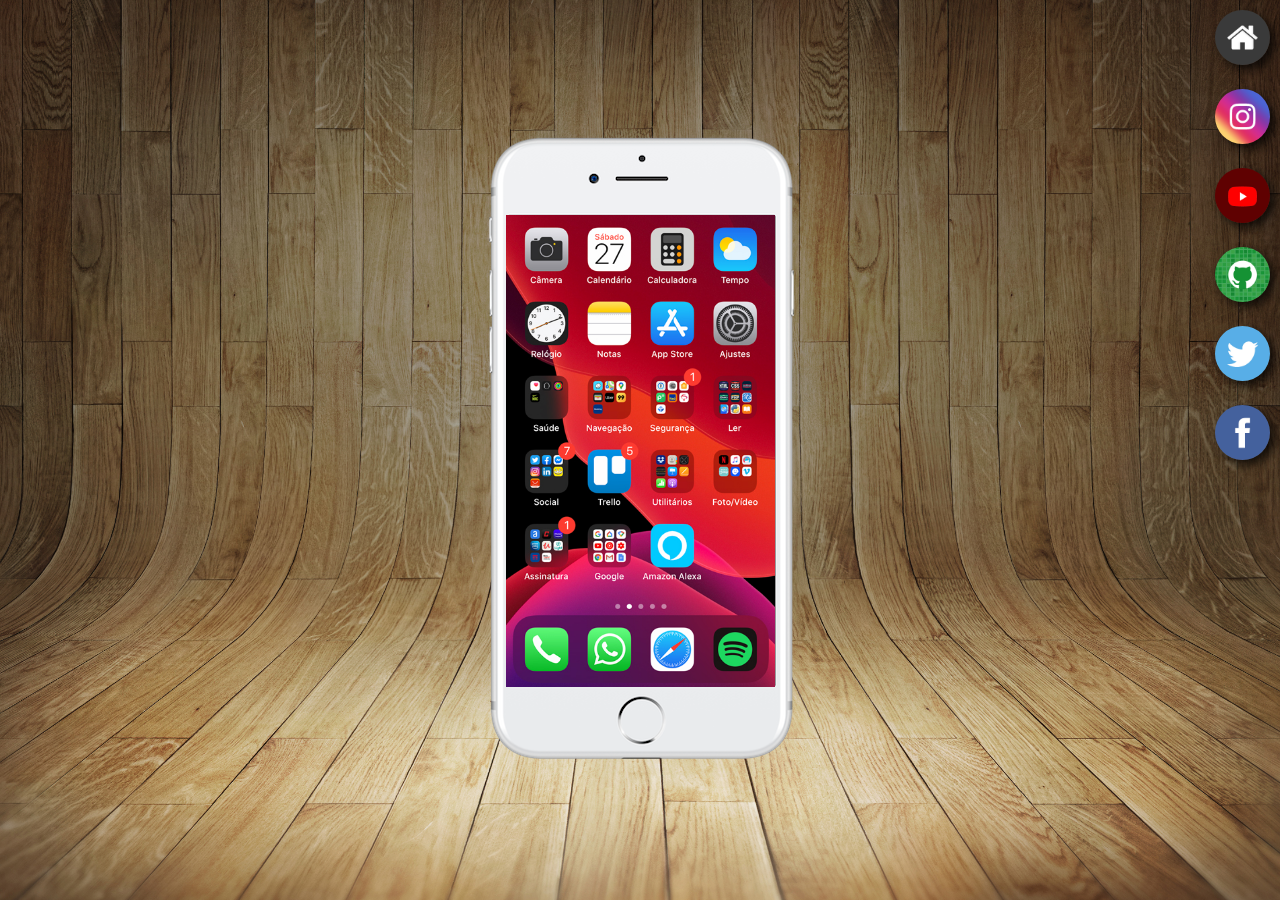
<file: index.html>
<!DOCTYPE html>
<html lang="pt-br">
<head>
    <meta charset="UTF-8">
    <meta name="viewport" content="width=device-width, initial-scale=1.0">
    <link rel="shortcut icon" href="imagens/favicon.ico" type="image/x-icon">
    <link rel="stylesheet" href="estilos/style.css">
    <title>Projeto social</title>
</head>
<body>
    <main>
        <section id="celular">
            <iframe src="home.html" frameborder="0" id="tela" name="tela"></iframe>
        </section>
        <section id="redes-sociais">
             <a href="home.html" target="tela"><img src="imagens/logo-home.jpg" alt=""></a><br>
             <a href="insta.html" target="tela"><img src="imagens/logo-instagram.jpg" alt=""></a><br>
             <a href="youtube.html" target="tela"><img src="imagens/logo-youtube.jpg" alt=""></a><br>
             <a href="git.html" target="tela"><img src="imagens/logo-github.jpg" alt=""></a><br>
             <a href="twitter.html" target="tela"><img src="imagens/logo-twitter.jpg" alt=""></a><br>
             <a href="face.html" target="tela"><img src="imagens/logo-facebook.jpg" alt=""></a>
        </section>
    </main>
</body>
</html>
</file>
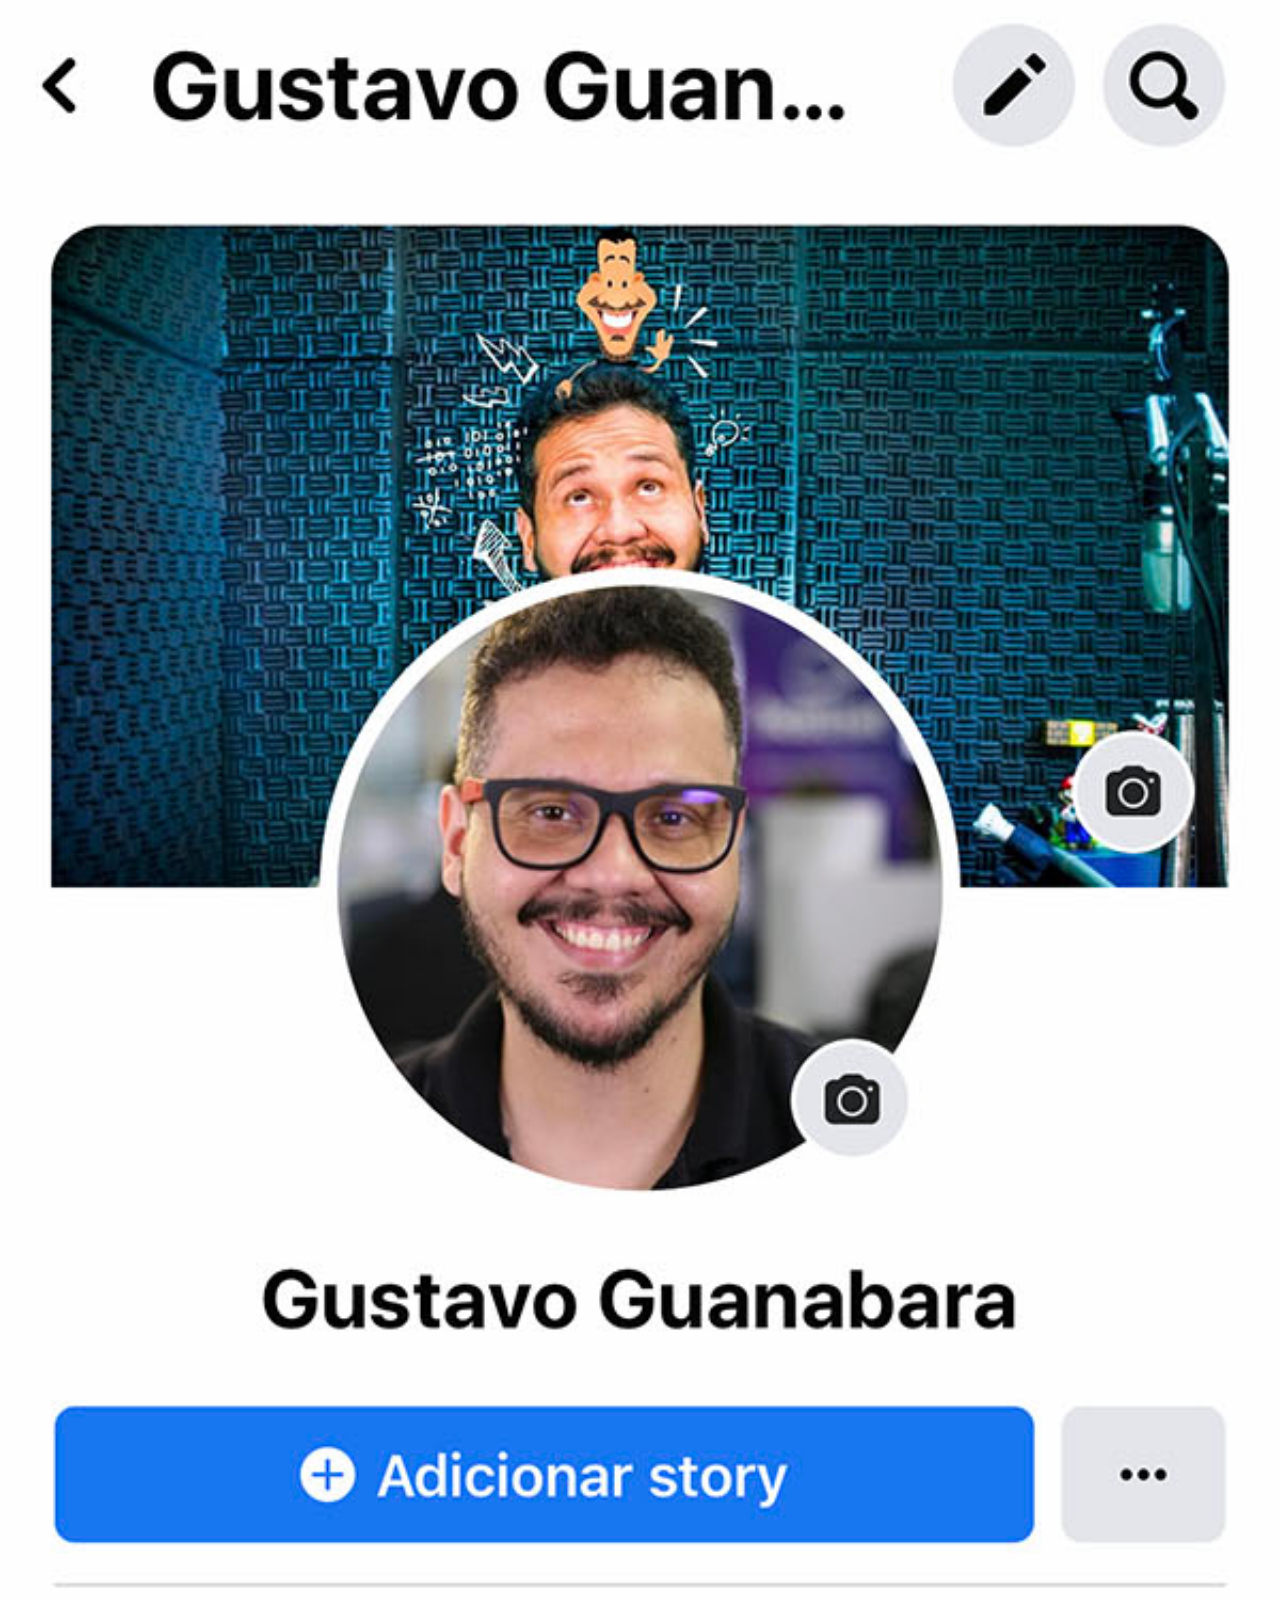
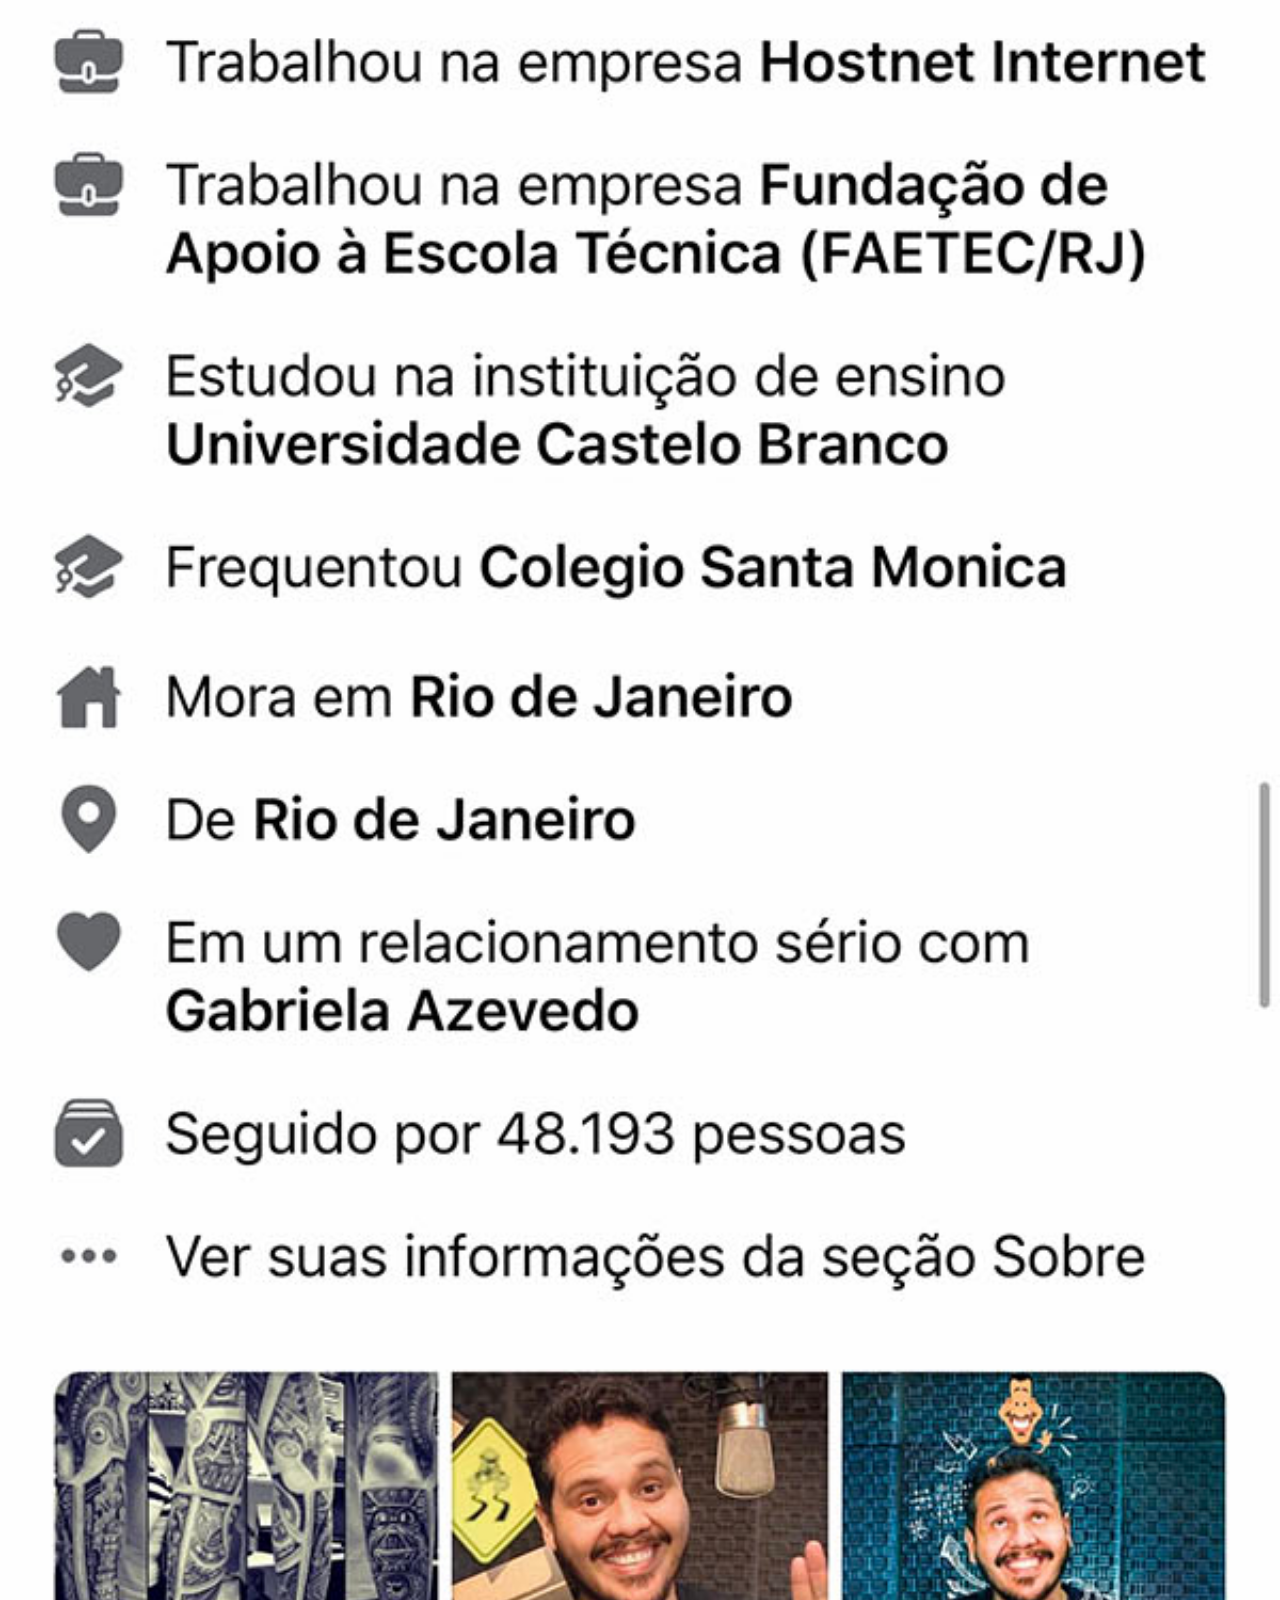
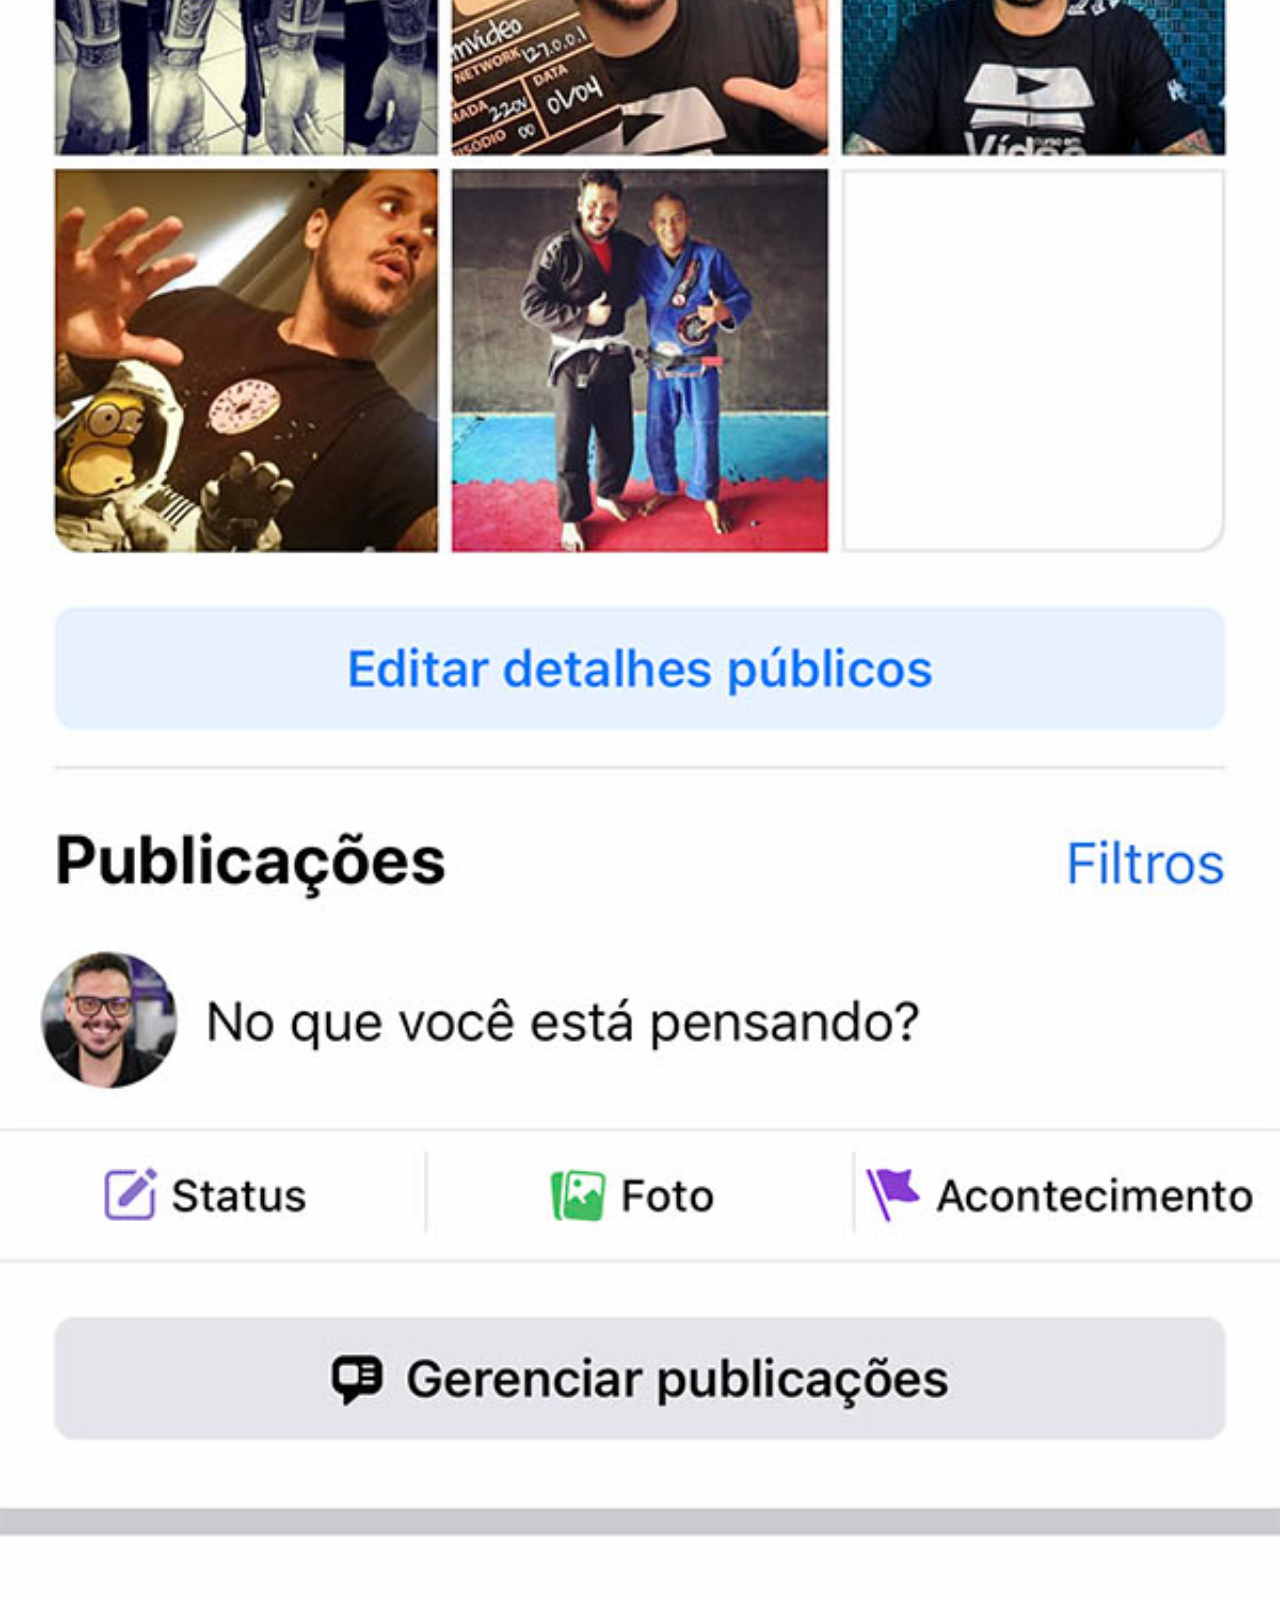
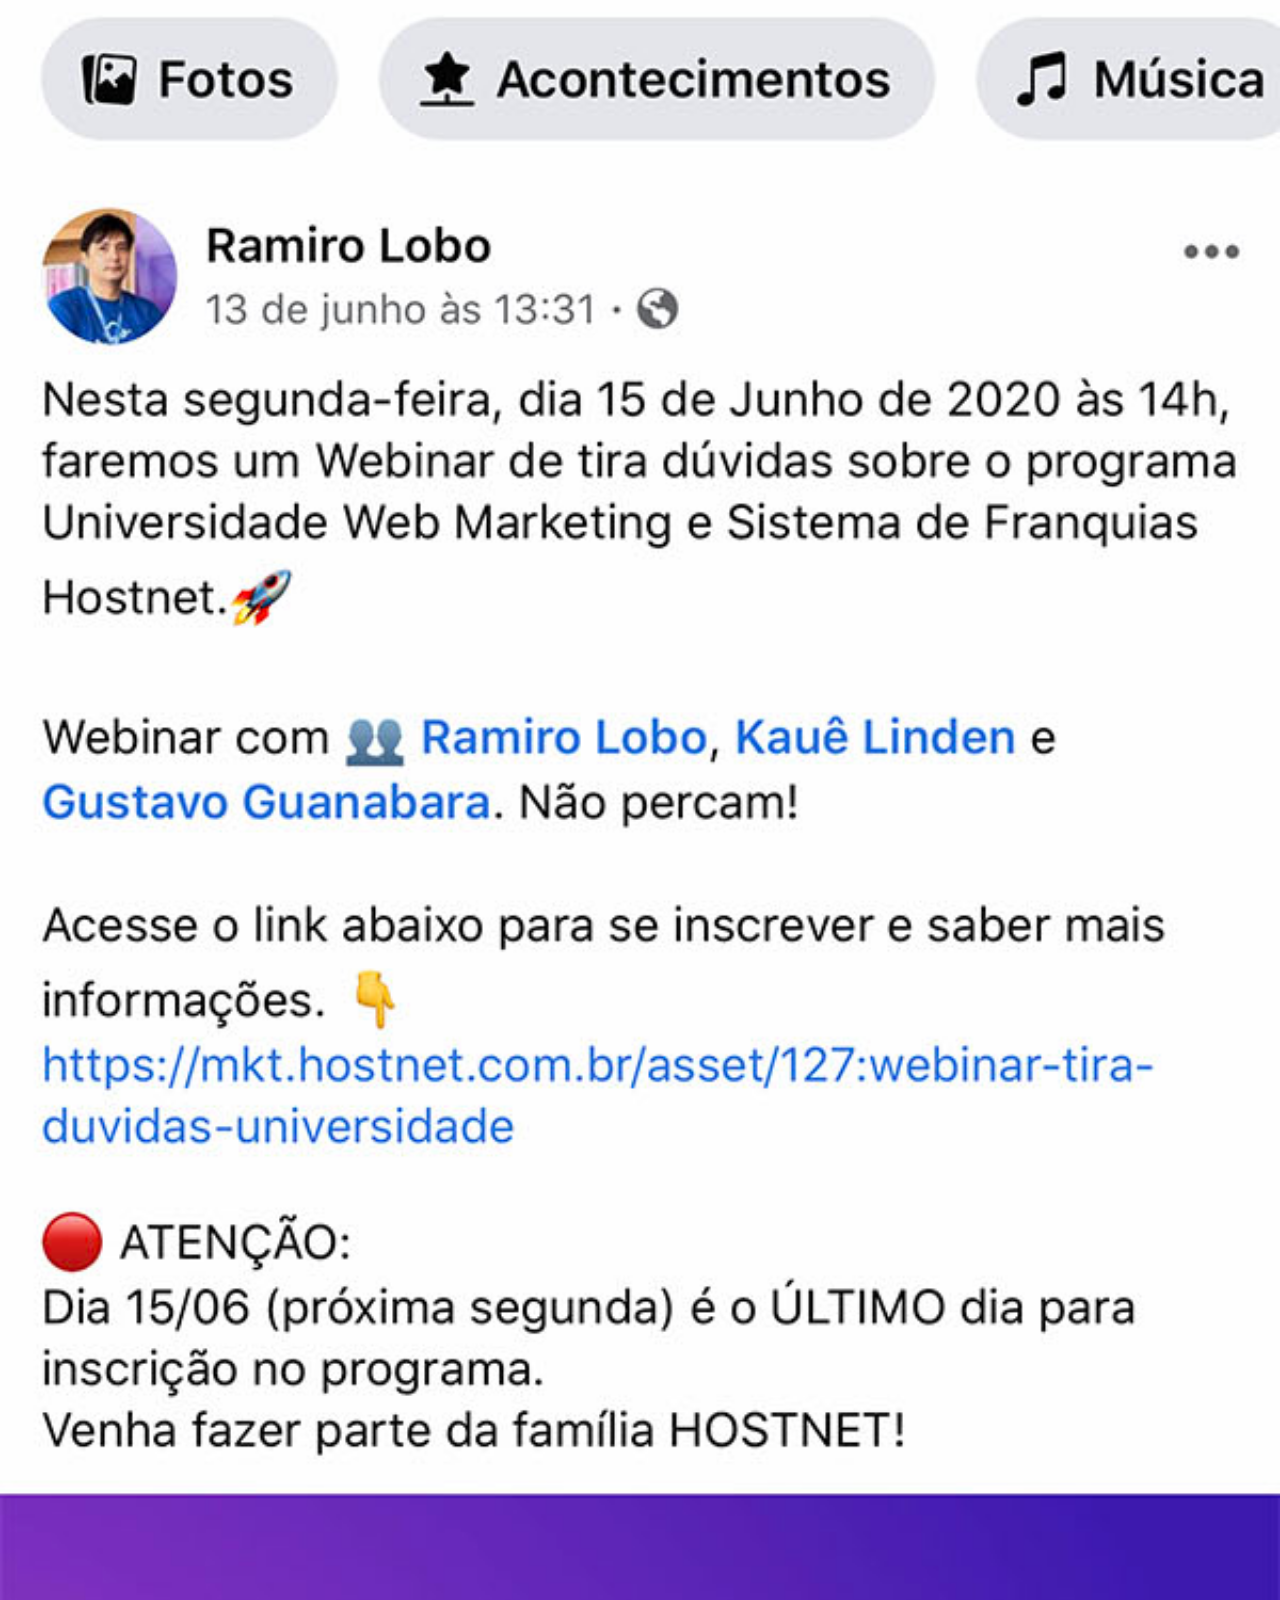
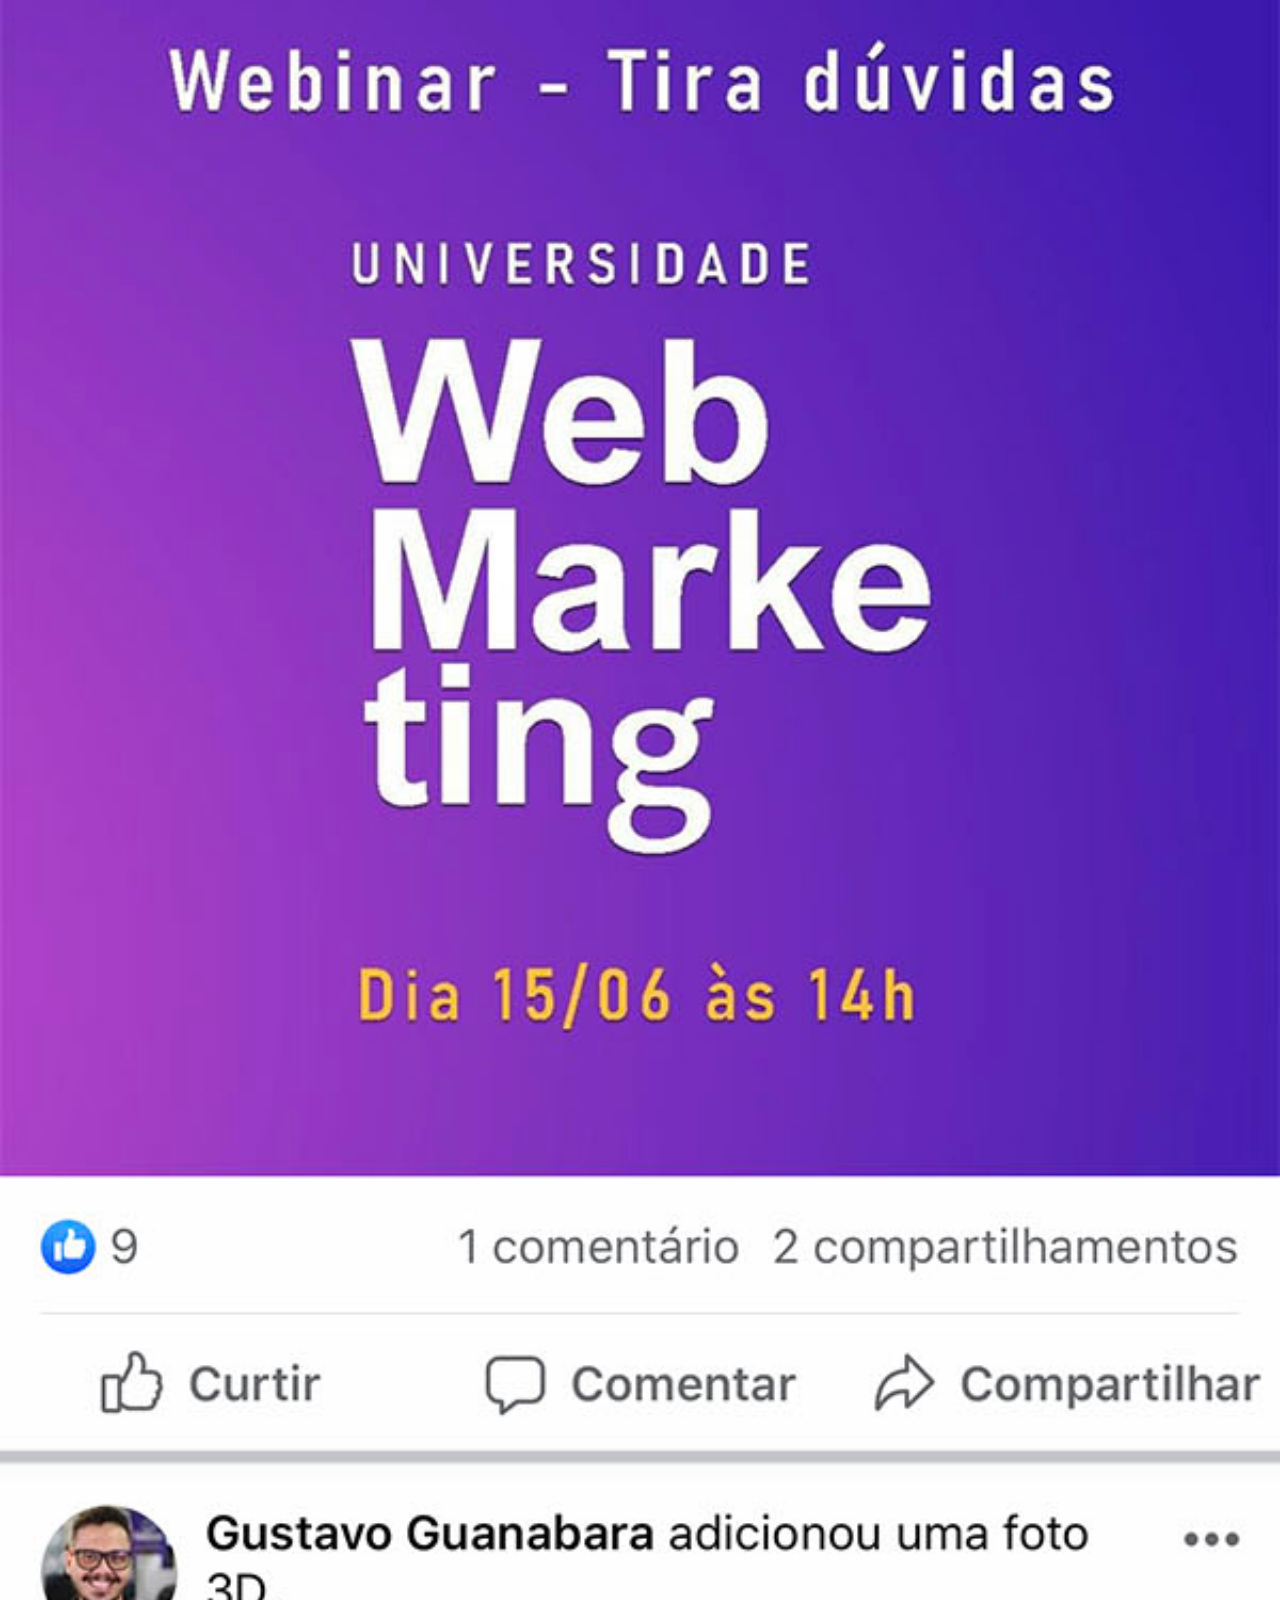
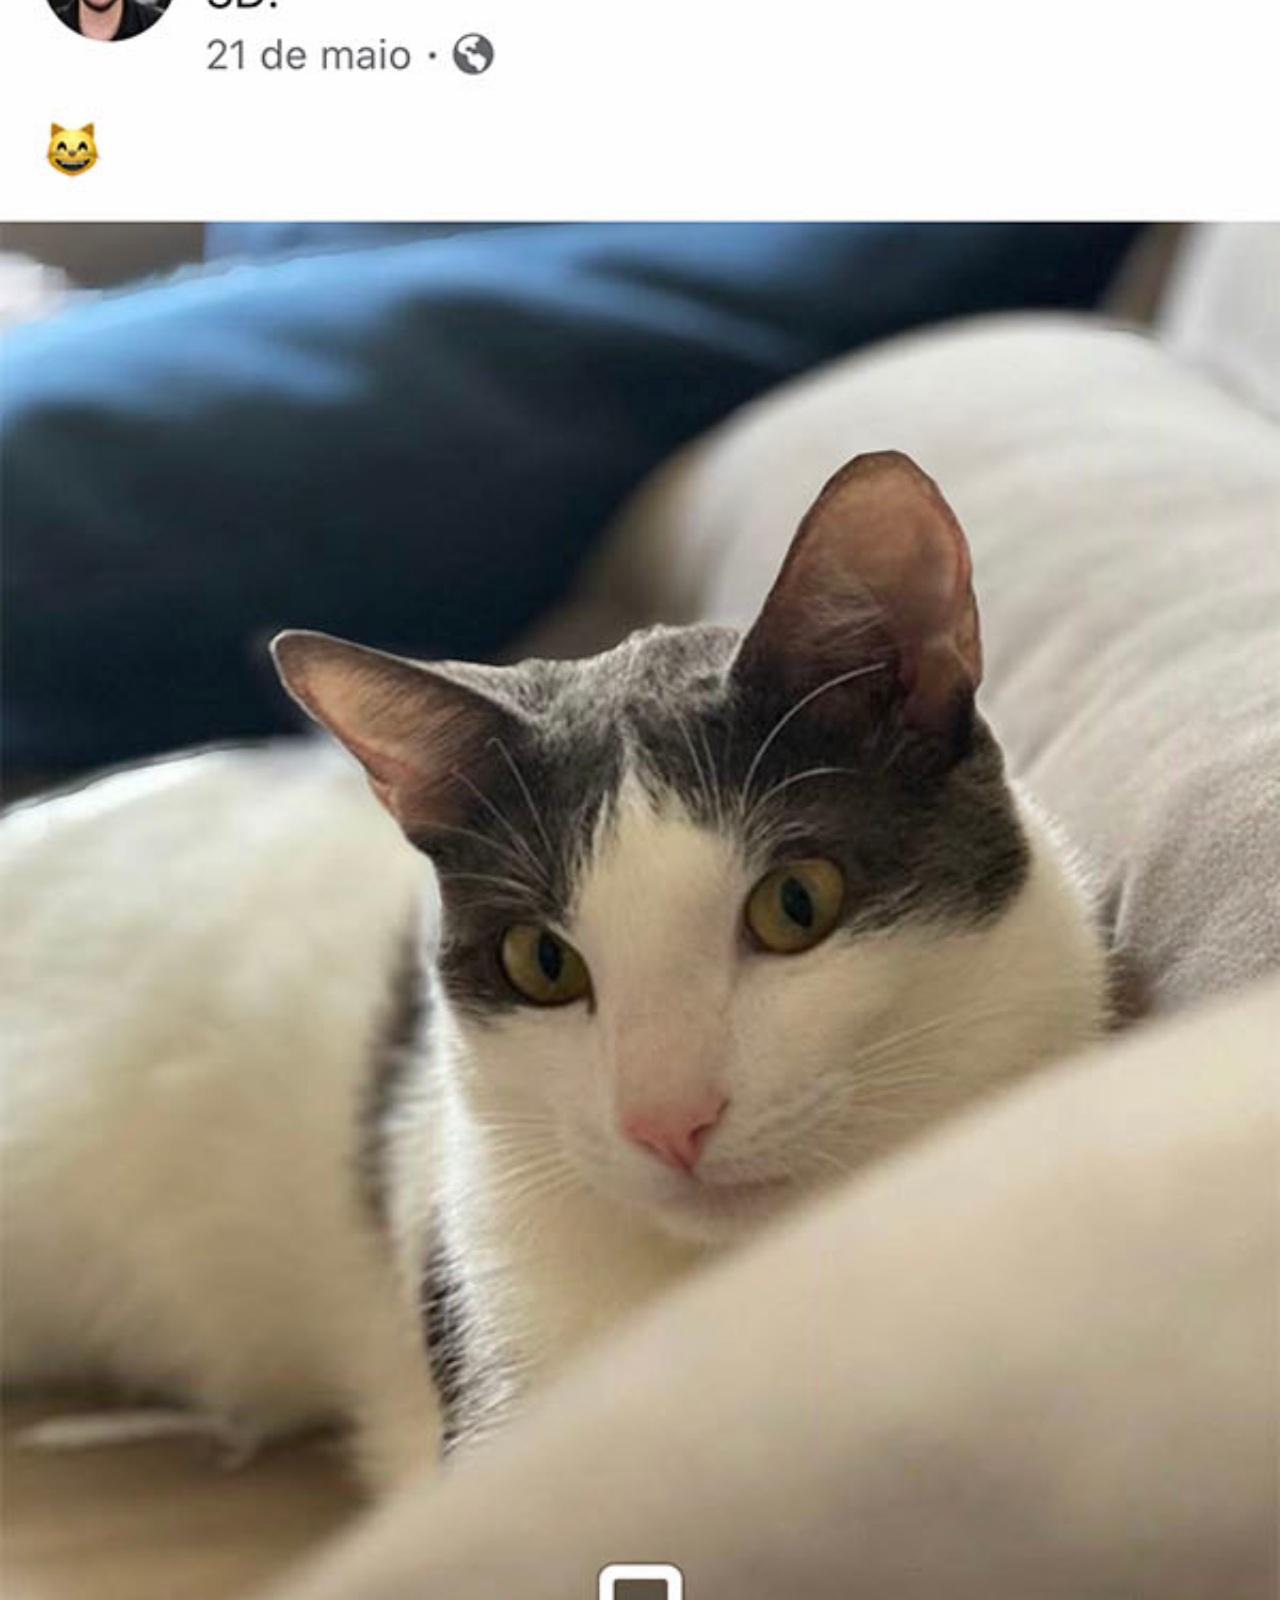
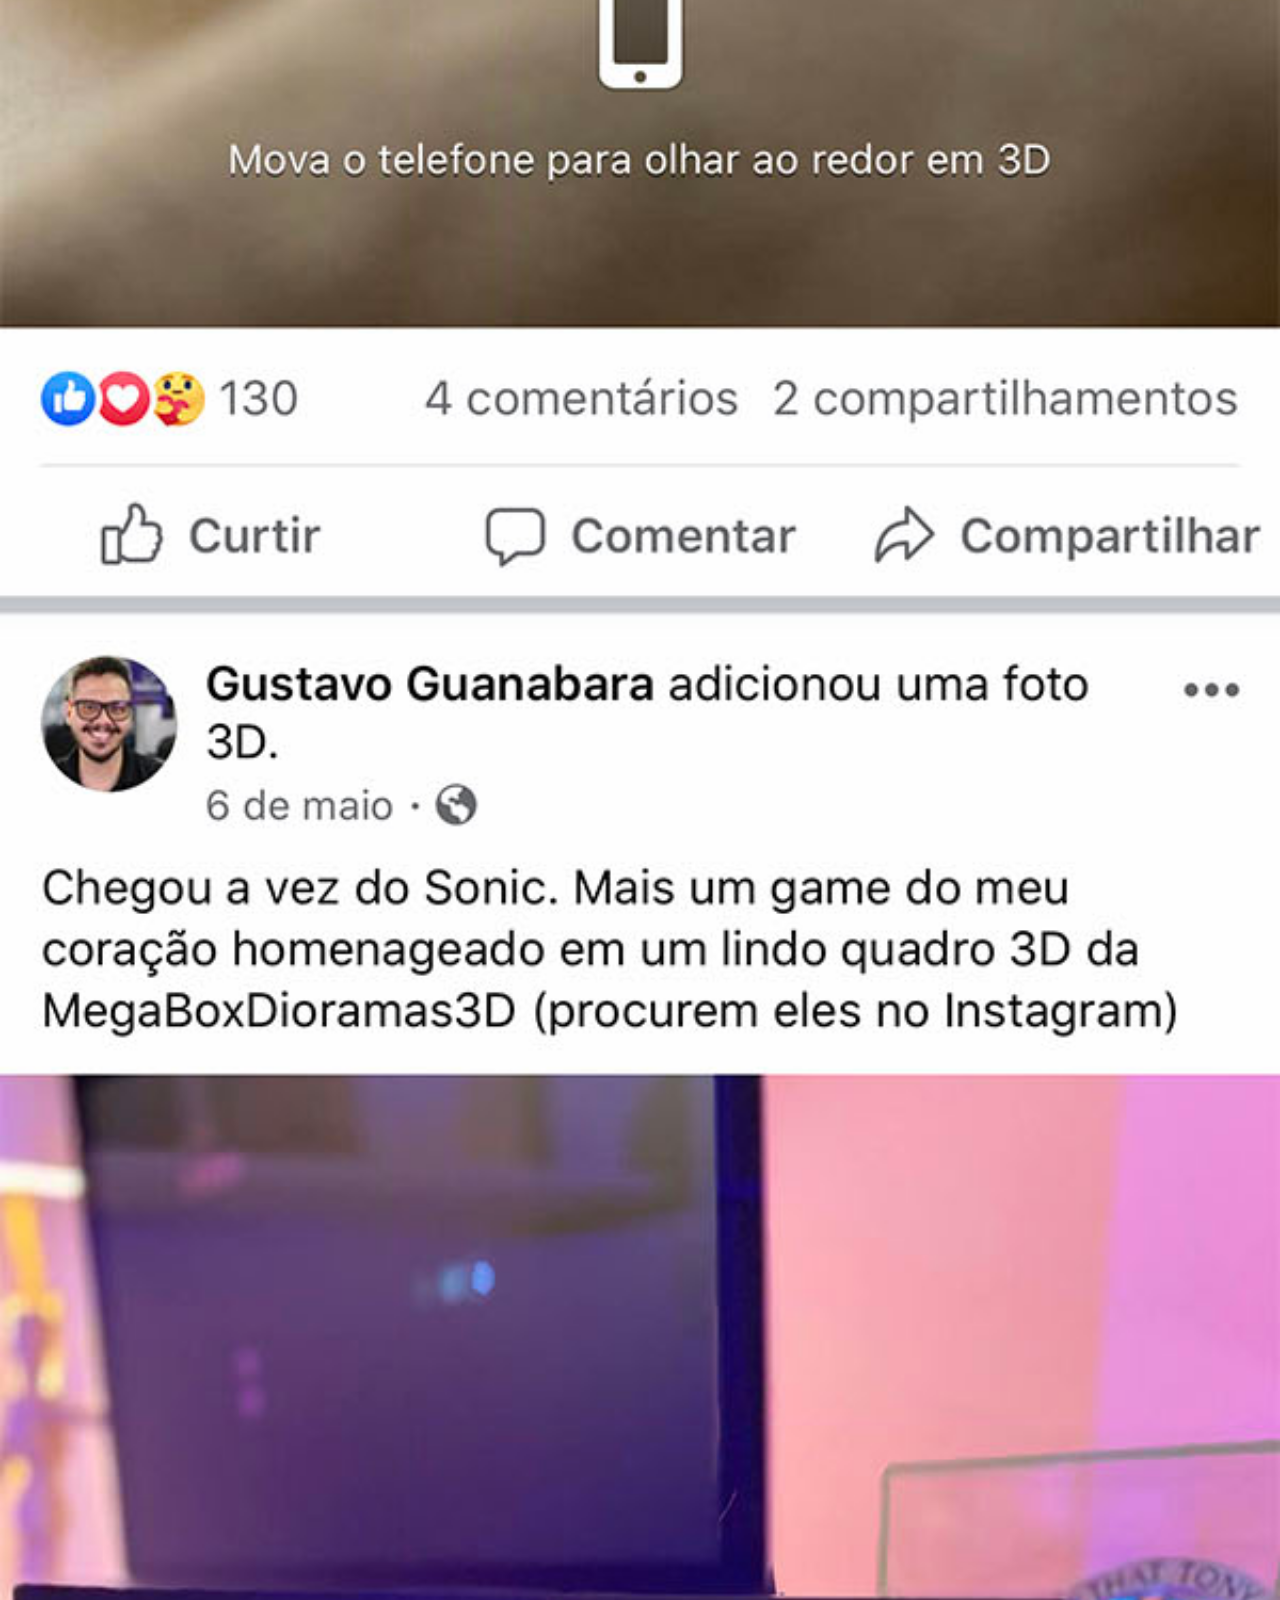
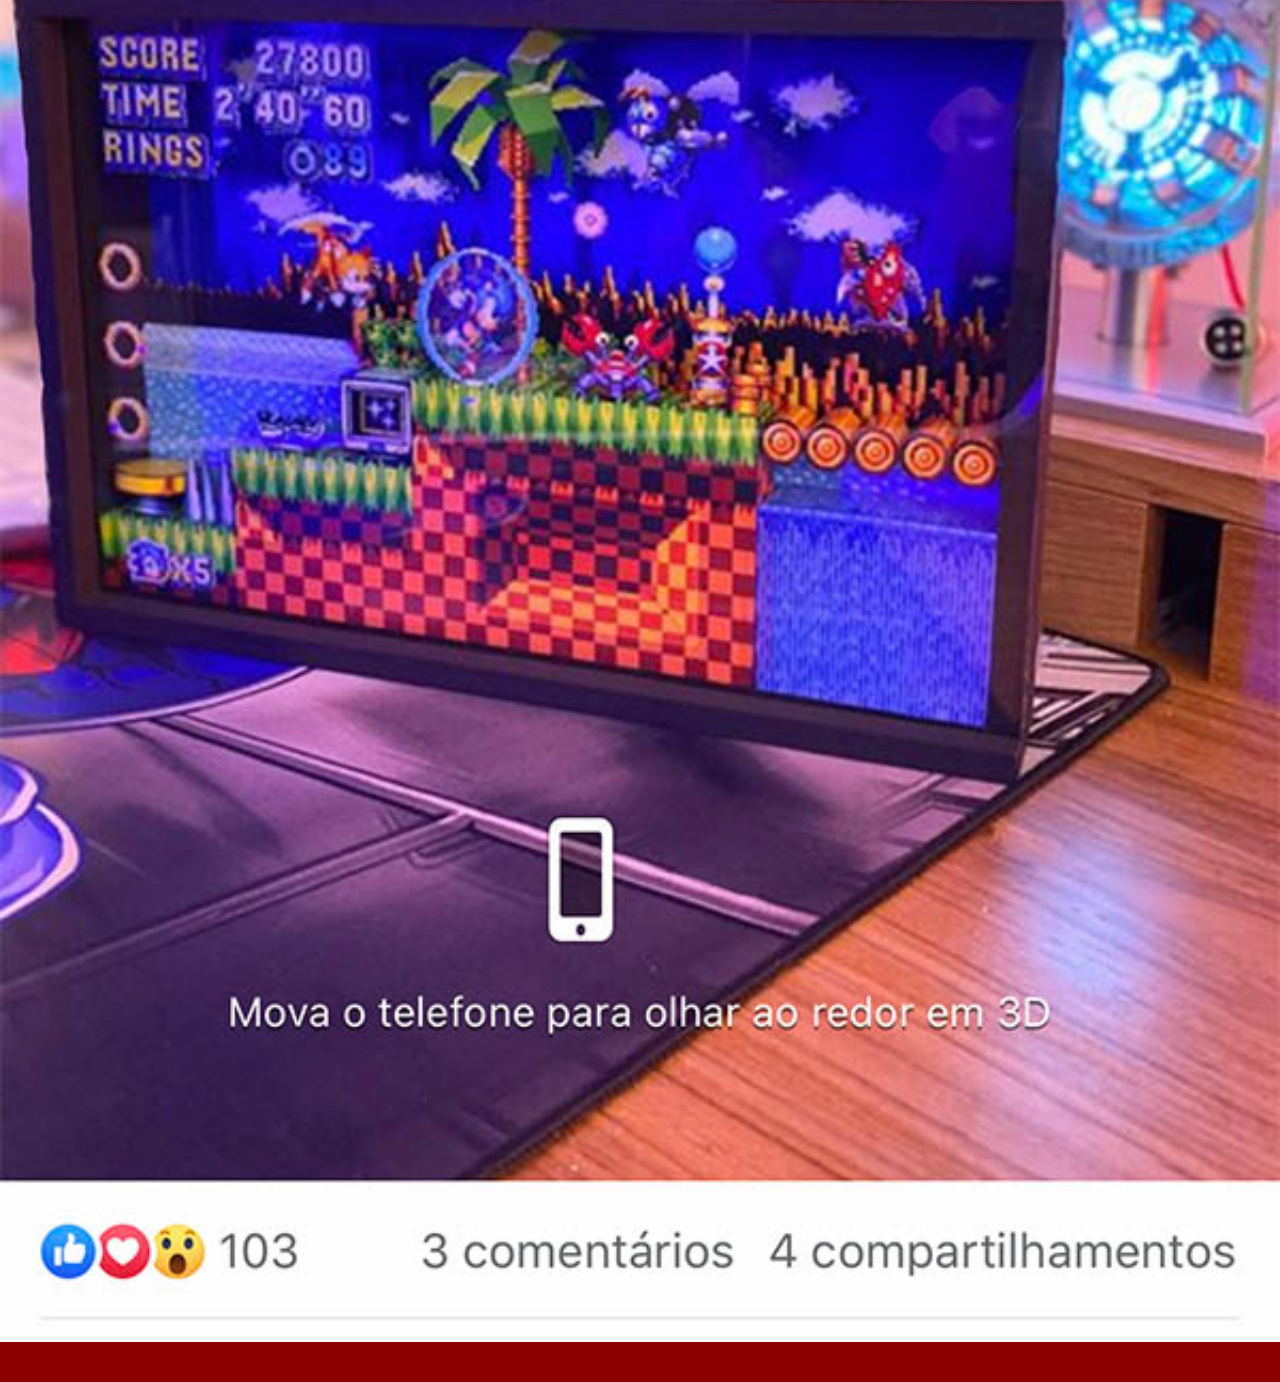
<file: face.html>
<!DOCTYPE html>
<html lang="pt-br">
<head>
    <meta charset="UTF-8">
    <meta name="viewport" content="width=device-width, initial-scale=1.0">
    <link rel="stylesheet" href="estilos/social.css">
    <title>Document</title>
</head>
<body>
    <img src="imagens/tela-facebook.jpg" alt="">
    <a href="https://www.facebook.com/gustavoguanabara/" target="_blank"></a>
</body>
</html>
</file>
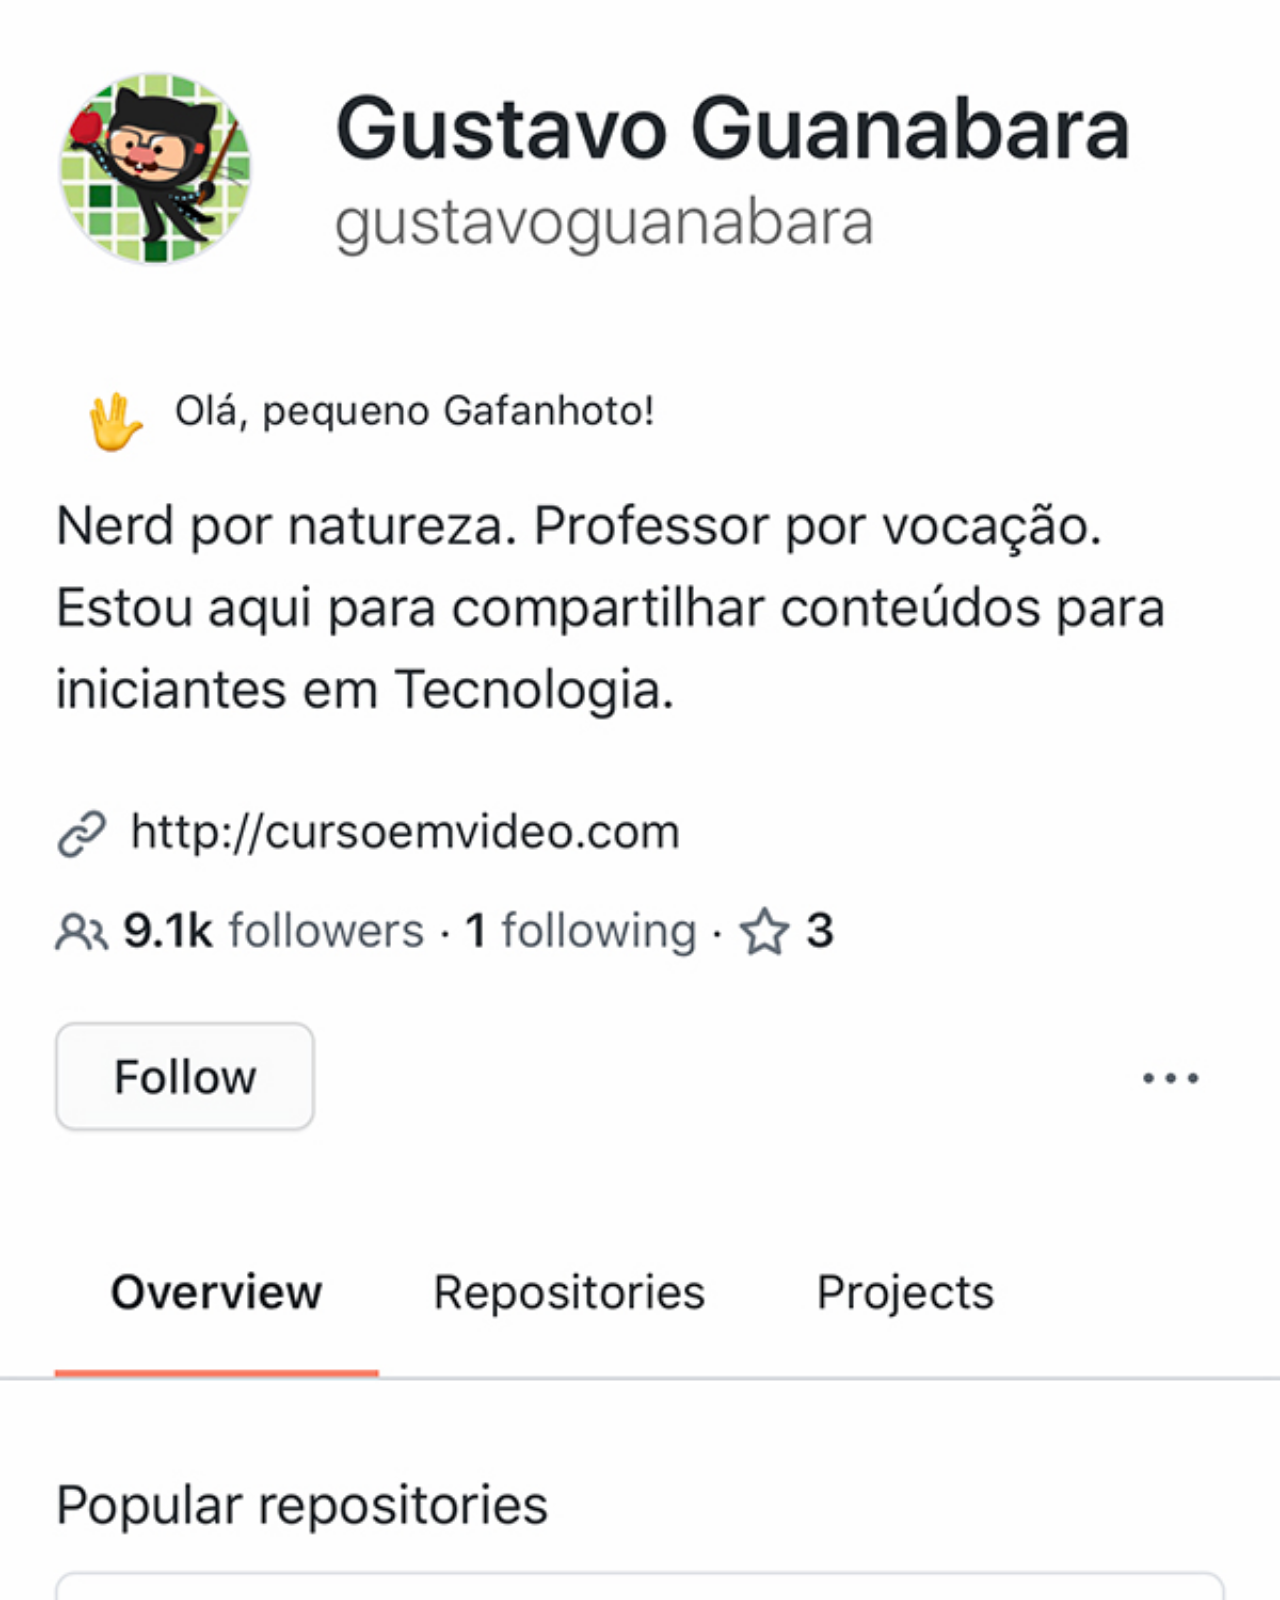
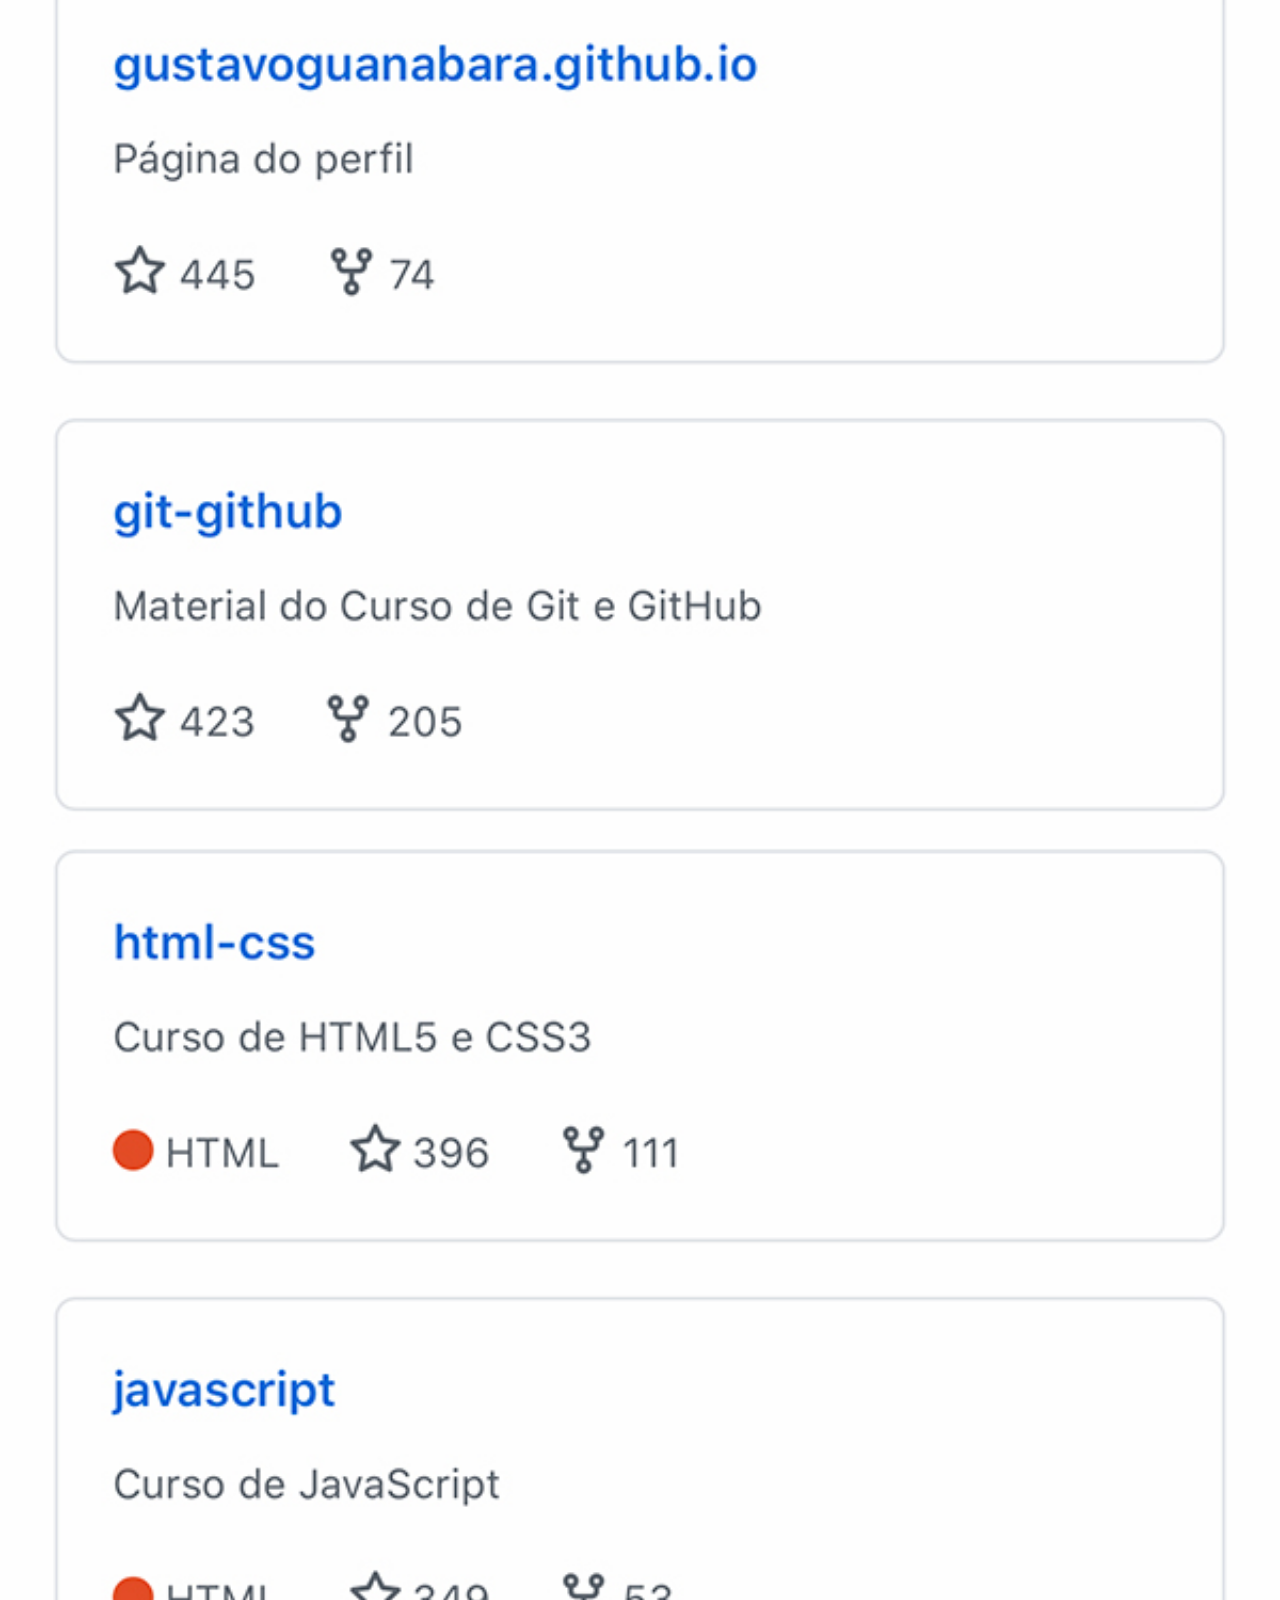
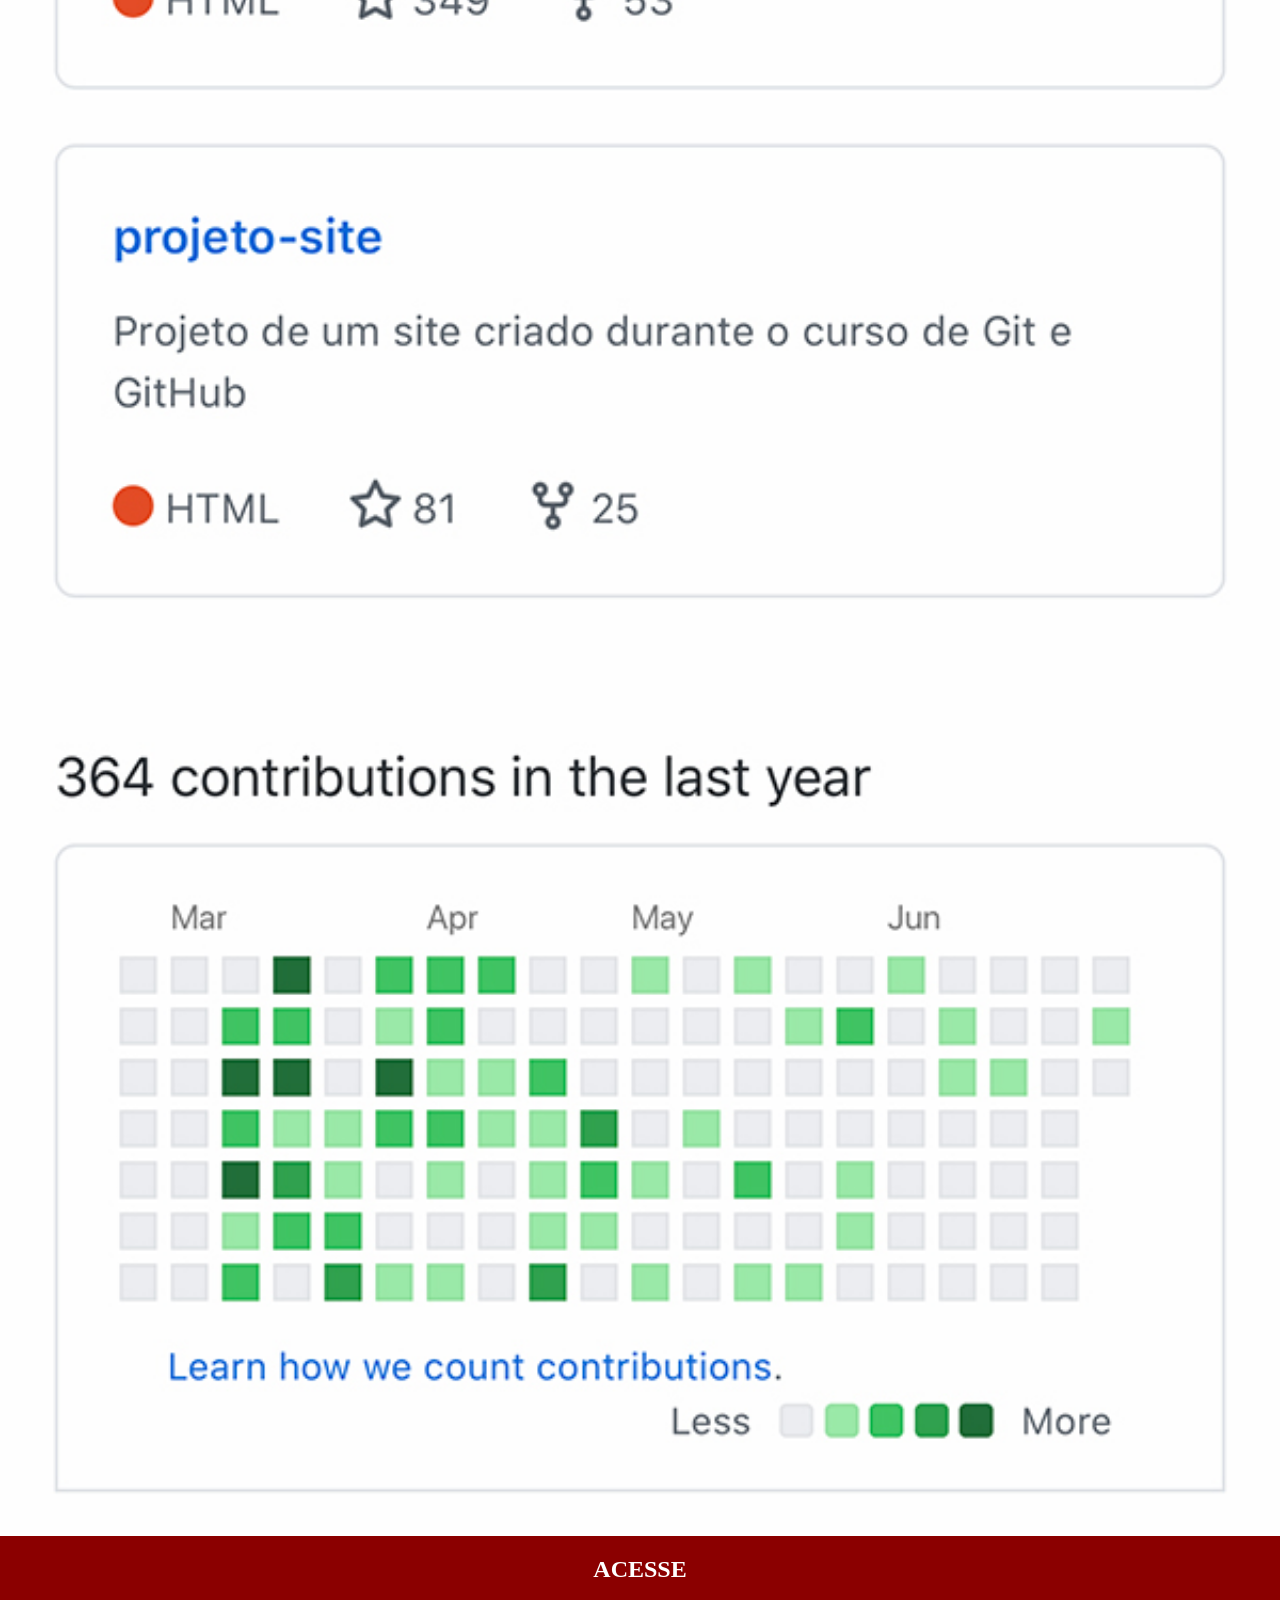
<file: git.html>
<!DOCTYPE html>
<html lang="pt-br">
<head>
    <meta charset="UTF-8">
    <meta name="viewport" content="width=device-width, initial-scale=1.0">
    <title>Document</title>
    <link rel="stylesheet" href="estilos/social.css">
</head>
<body>
    <img src="imagens/tela-github.jpg" alt="">
    <a href="https://github.com/gustavoguanabara/" target="_blank">ACESSE</a>
</body>
</html>
</file>
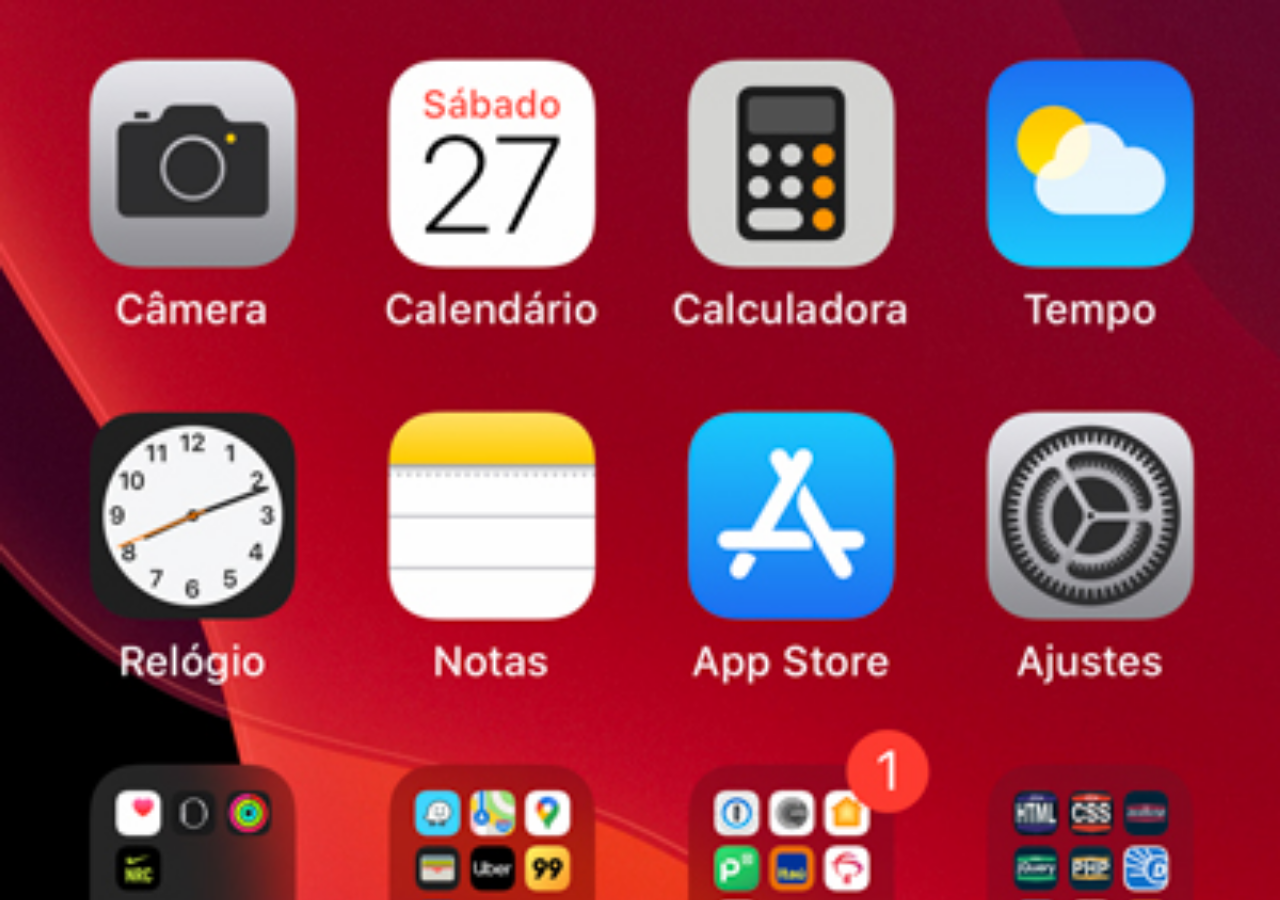
<file: home.html>
<!DOCTYPE html>
<html lang="pt-br">
<head>
    <meta charset="UTF-8">
    <meta name="viewport" content="width=device-width, initial-scale=1.0">
    <style>
        *{
            padding: 0px;
            margin: 0px;
        }
        body{
            background-image: url(imagens/tela-home.jpg);
            background-repeat: no-repeat;
            background-position: top center;
            background-size: cover;
        }
    </style>
    <title>home</title>
</head>
<body>
</body>
</html>
</file>
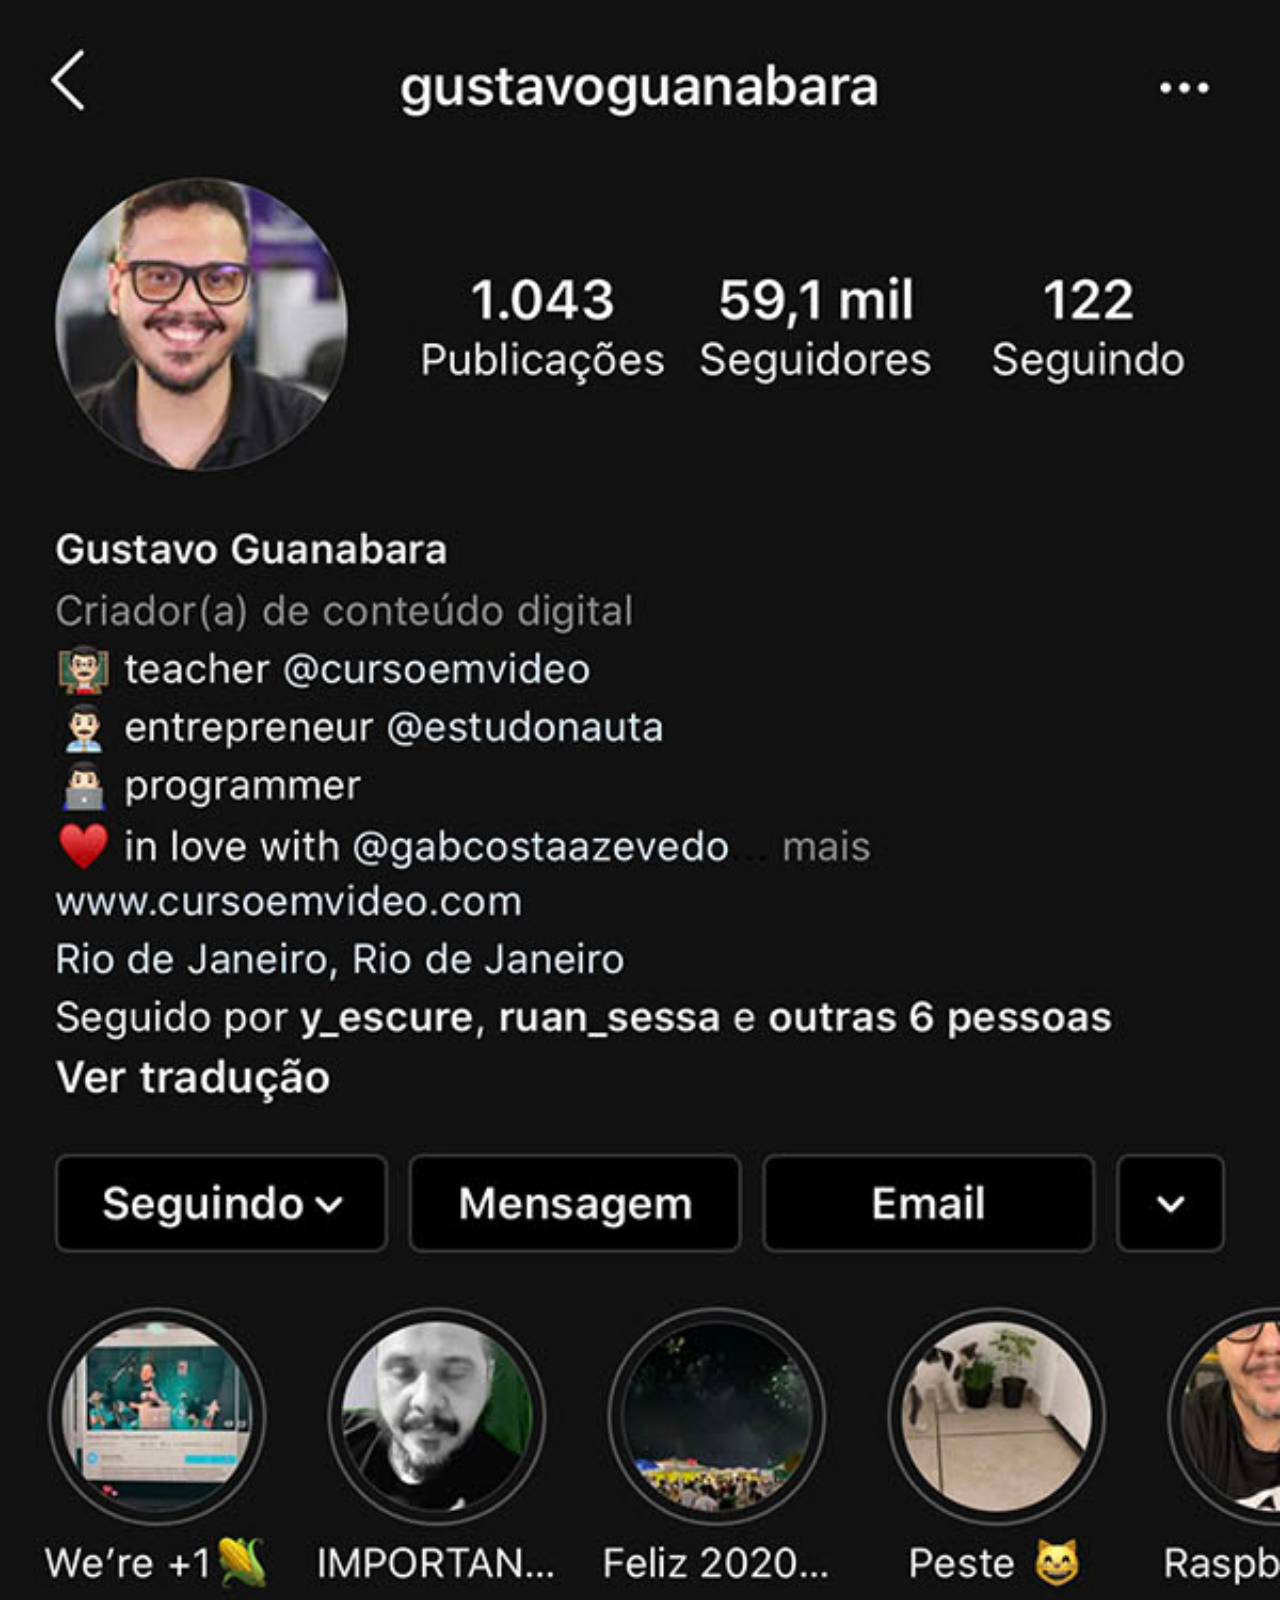
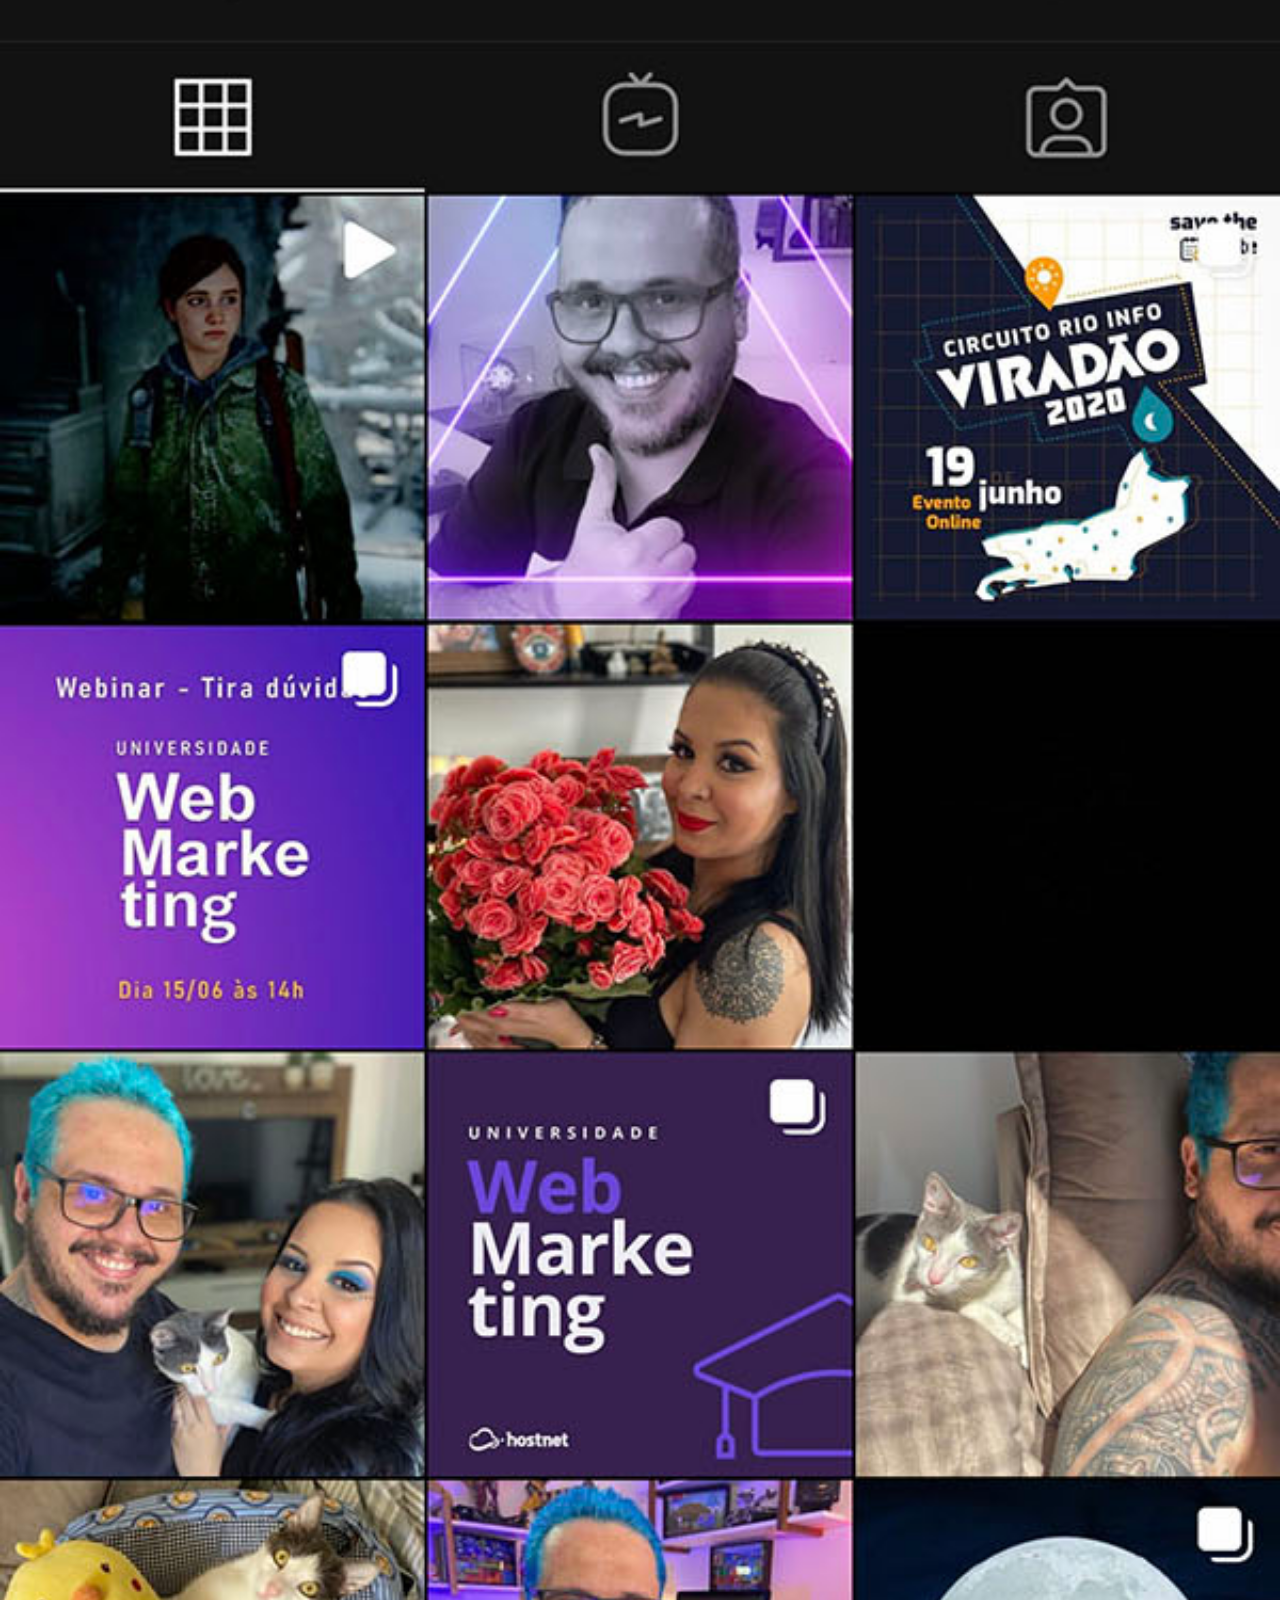
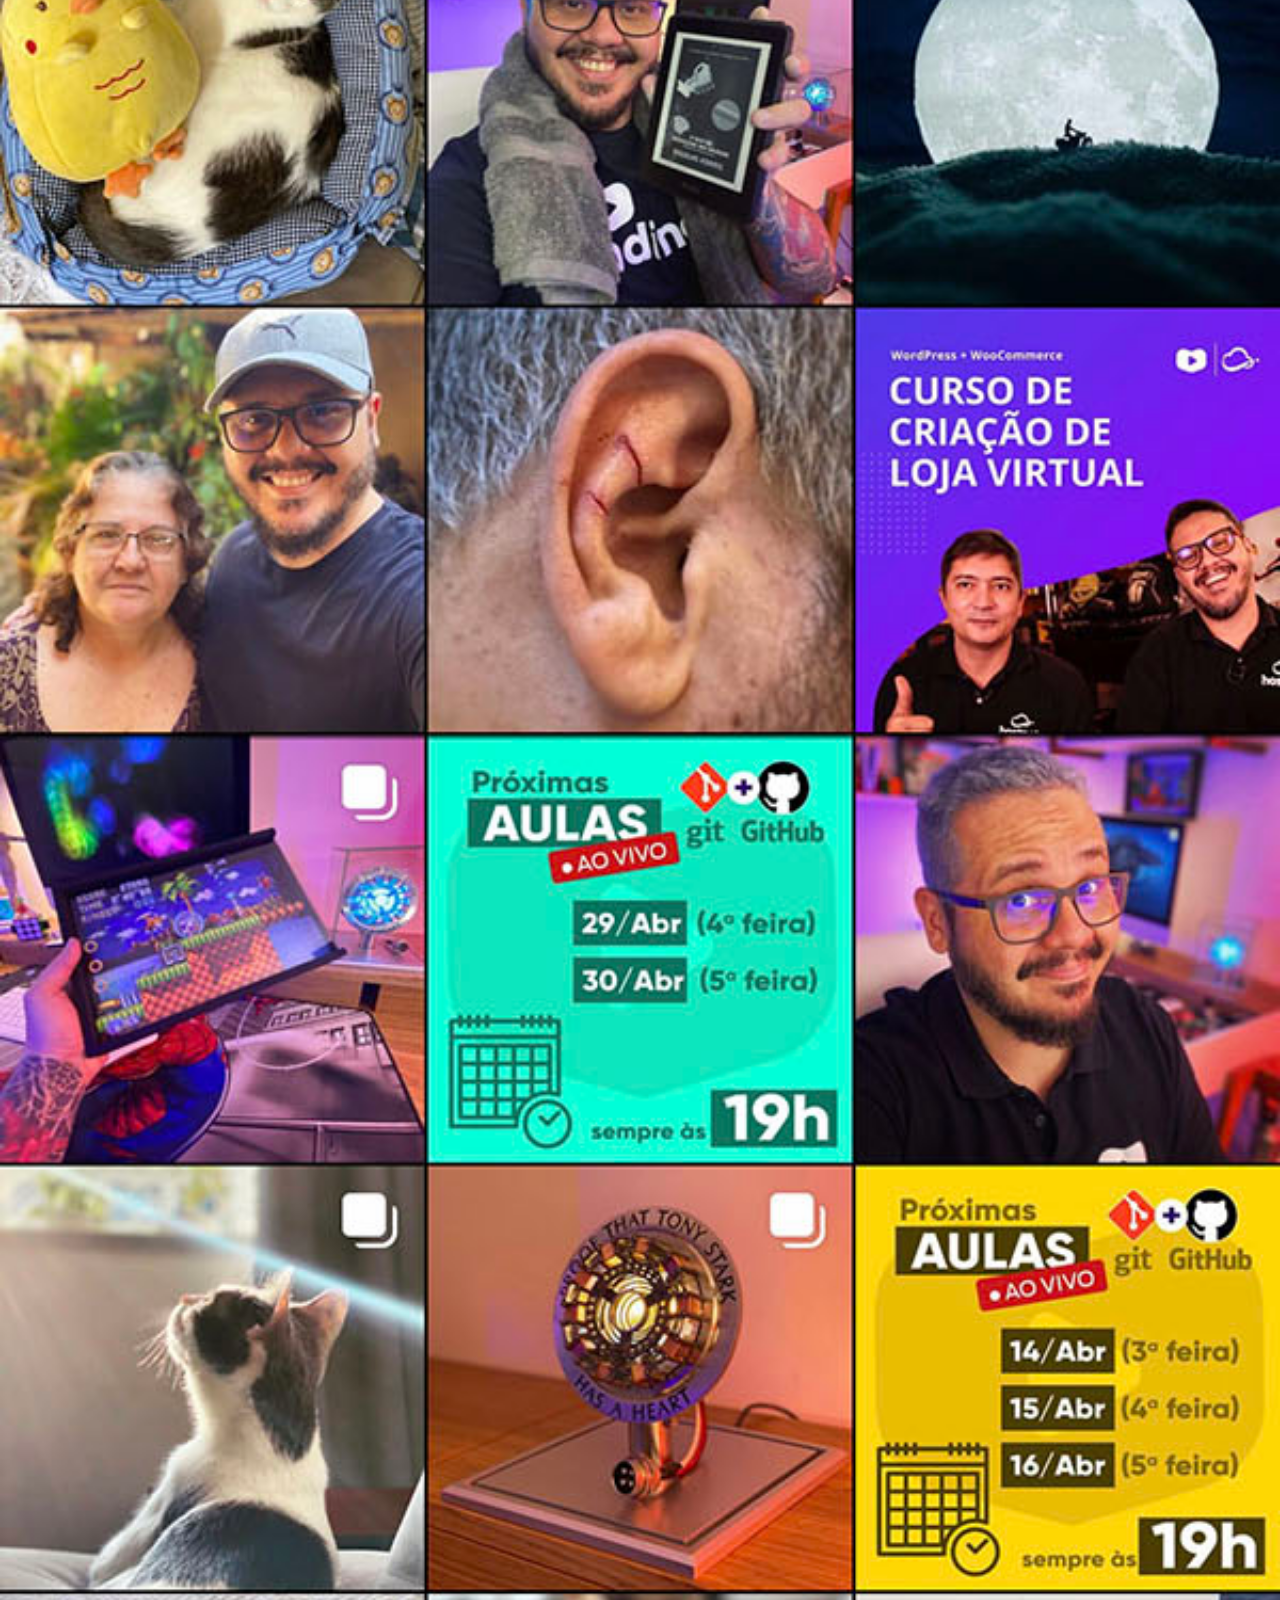
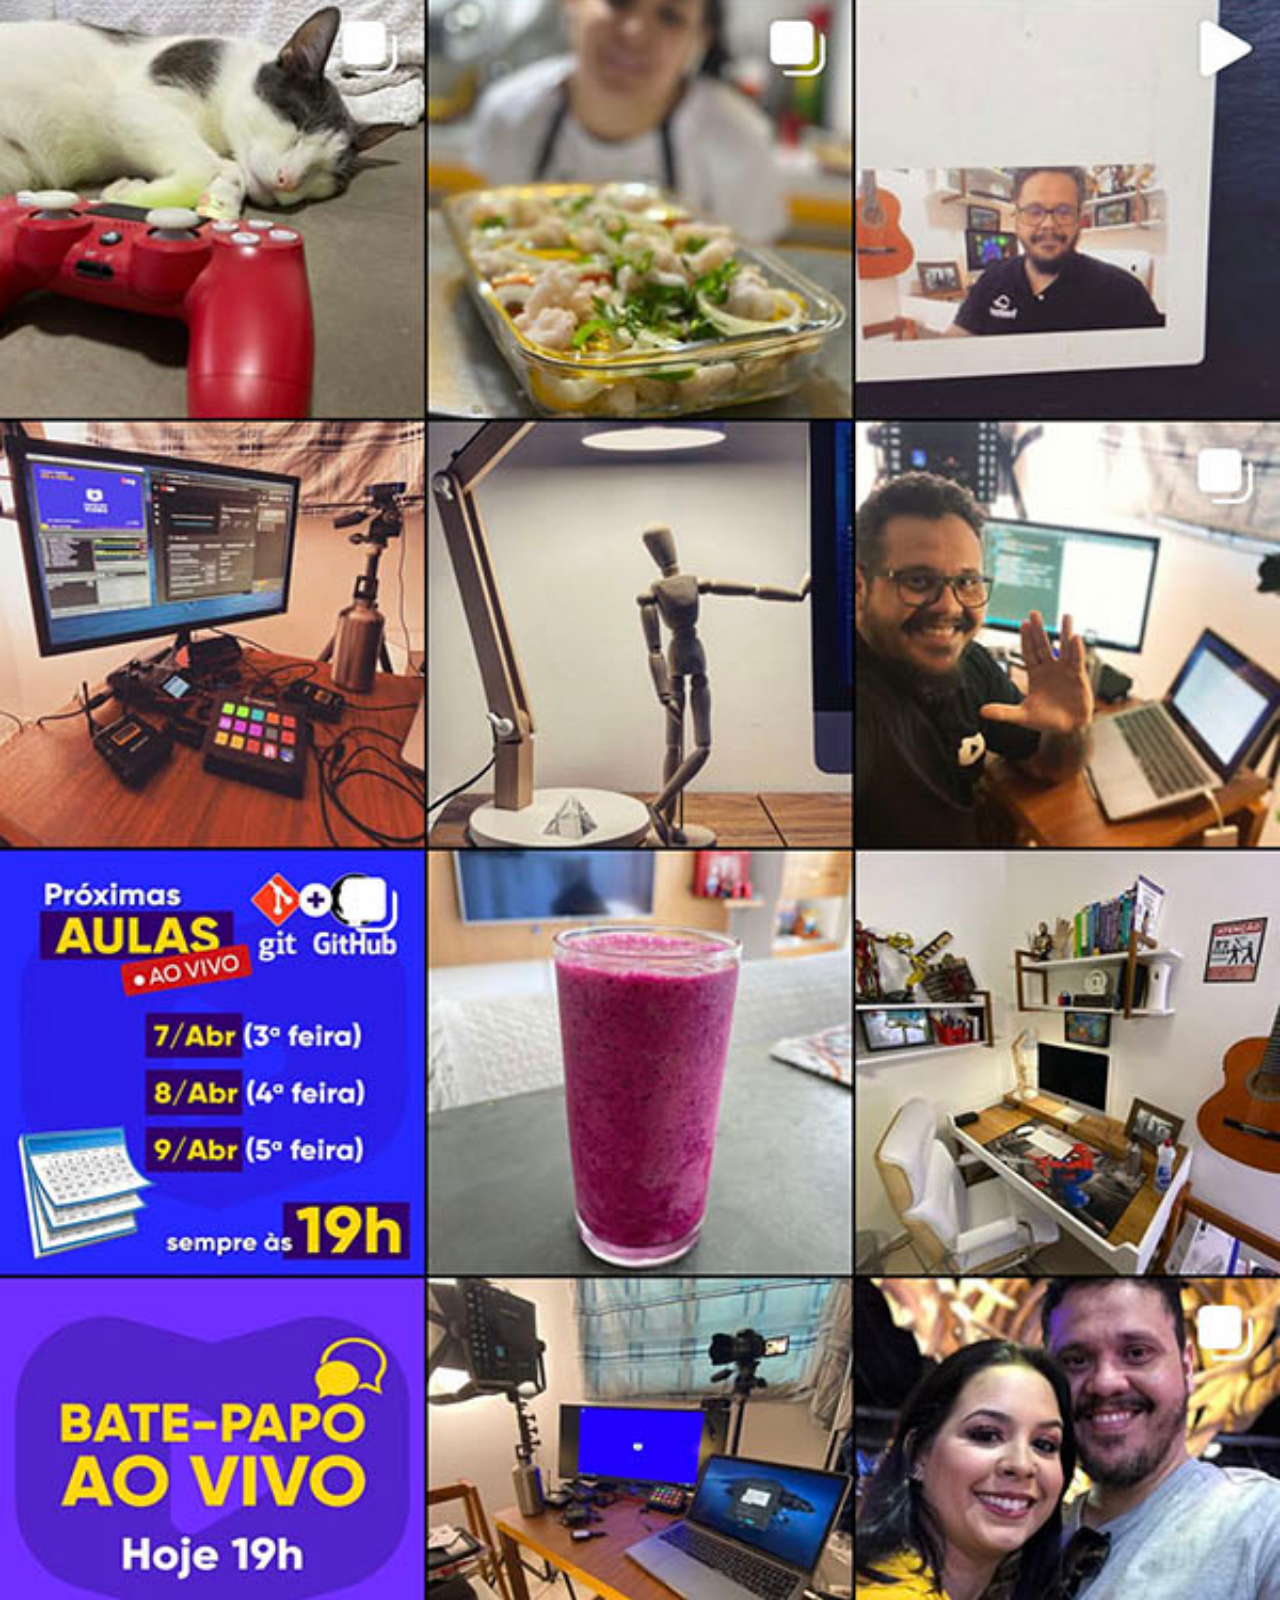
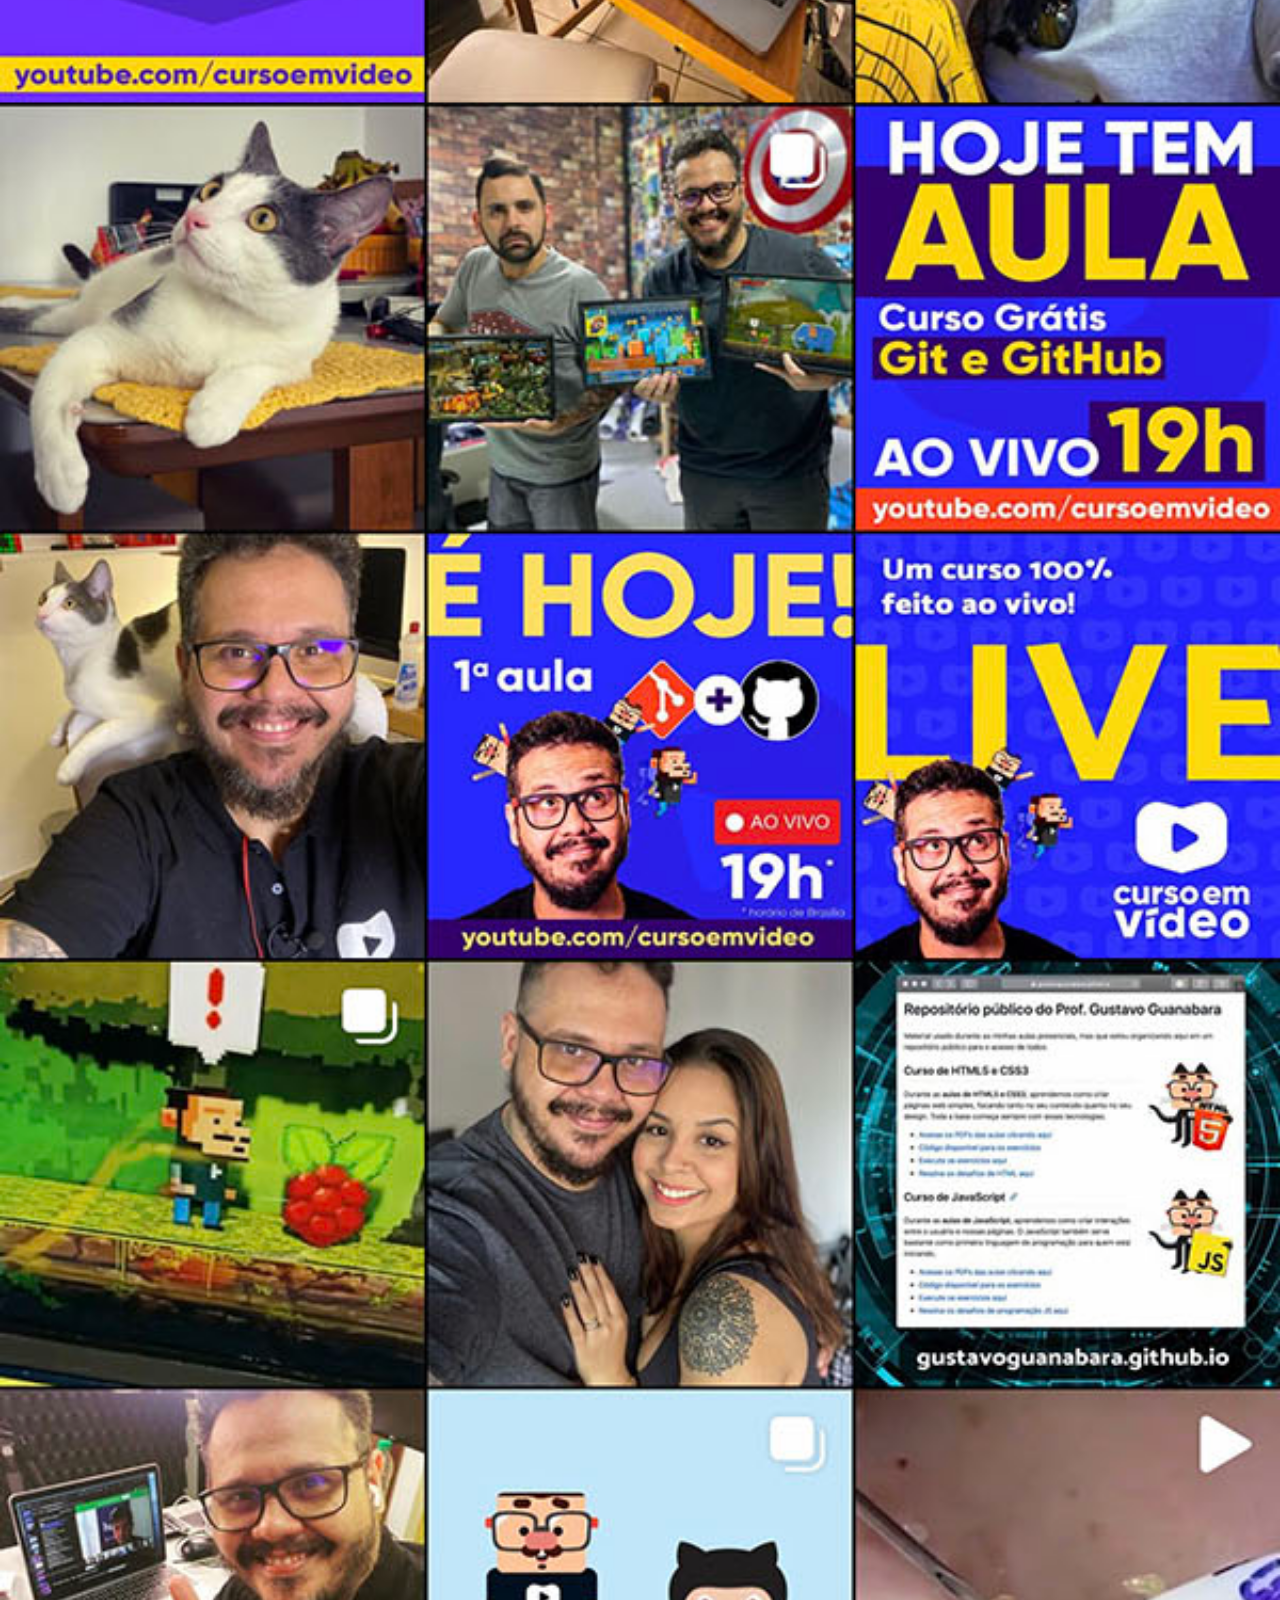
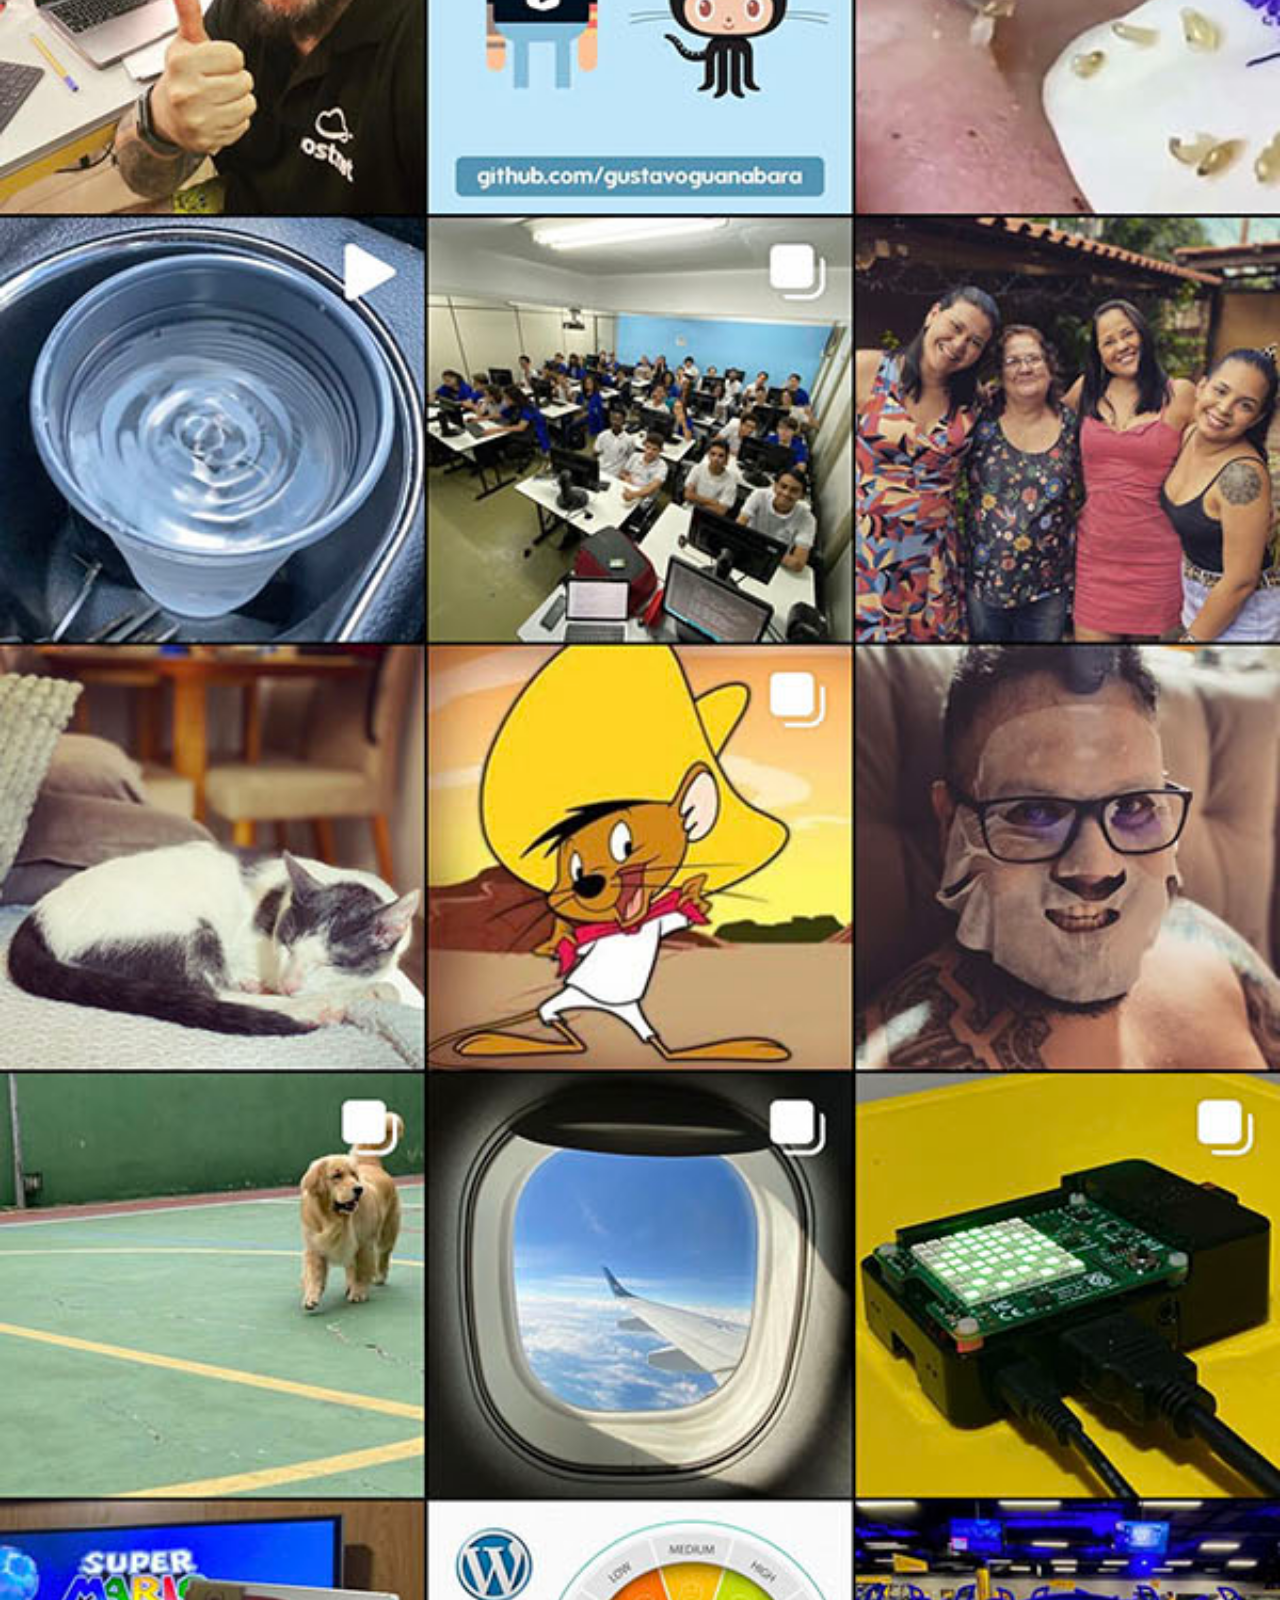
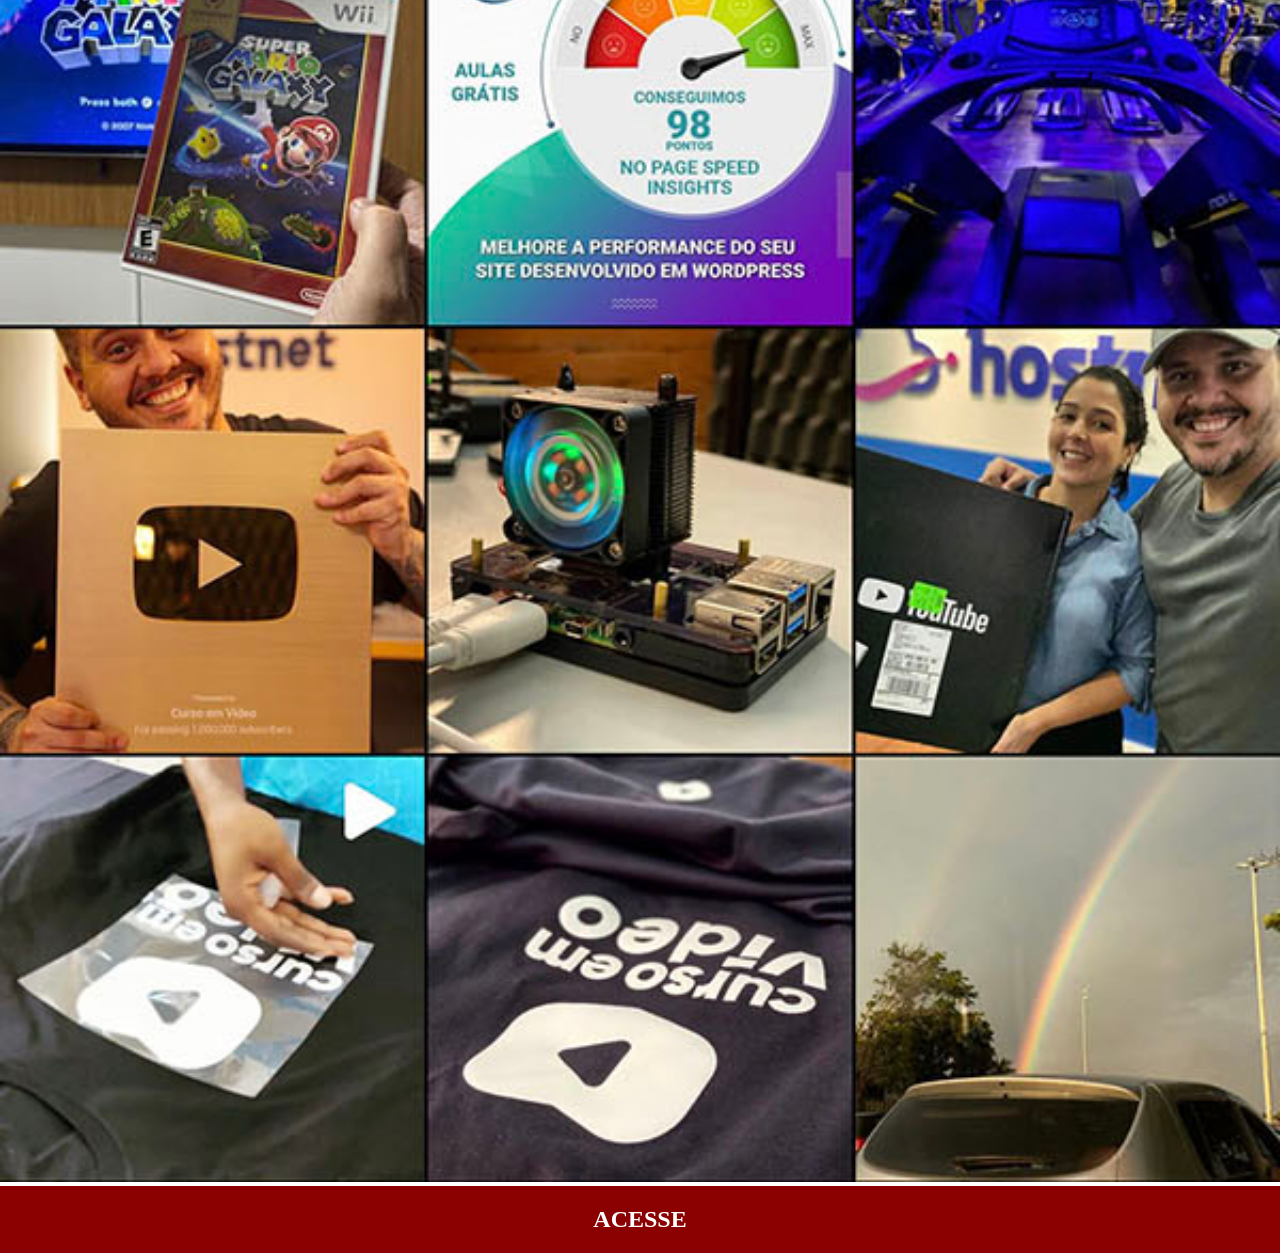
<file: insta.html>
<!DOCTYPE html>
<html lang="pt-br">
<head>
    <meta charset="UTF-8">
    <meta name="viewport" content="width=device-width, initial-scale=1.0">
    <link rel="stylesheet" href="estilos/social.css">
    <title>Document</title>
</head>
<body>
    <img src="imagens/tela-instagram.jpg" alt="">
    <a href="https://www.instagram.com/gustavoguanabara/" target="_blank">ACESSE</a>
</body>
</html>
</file>
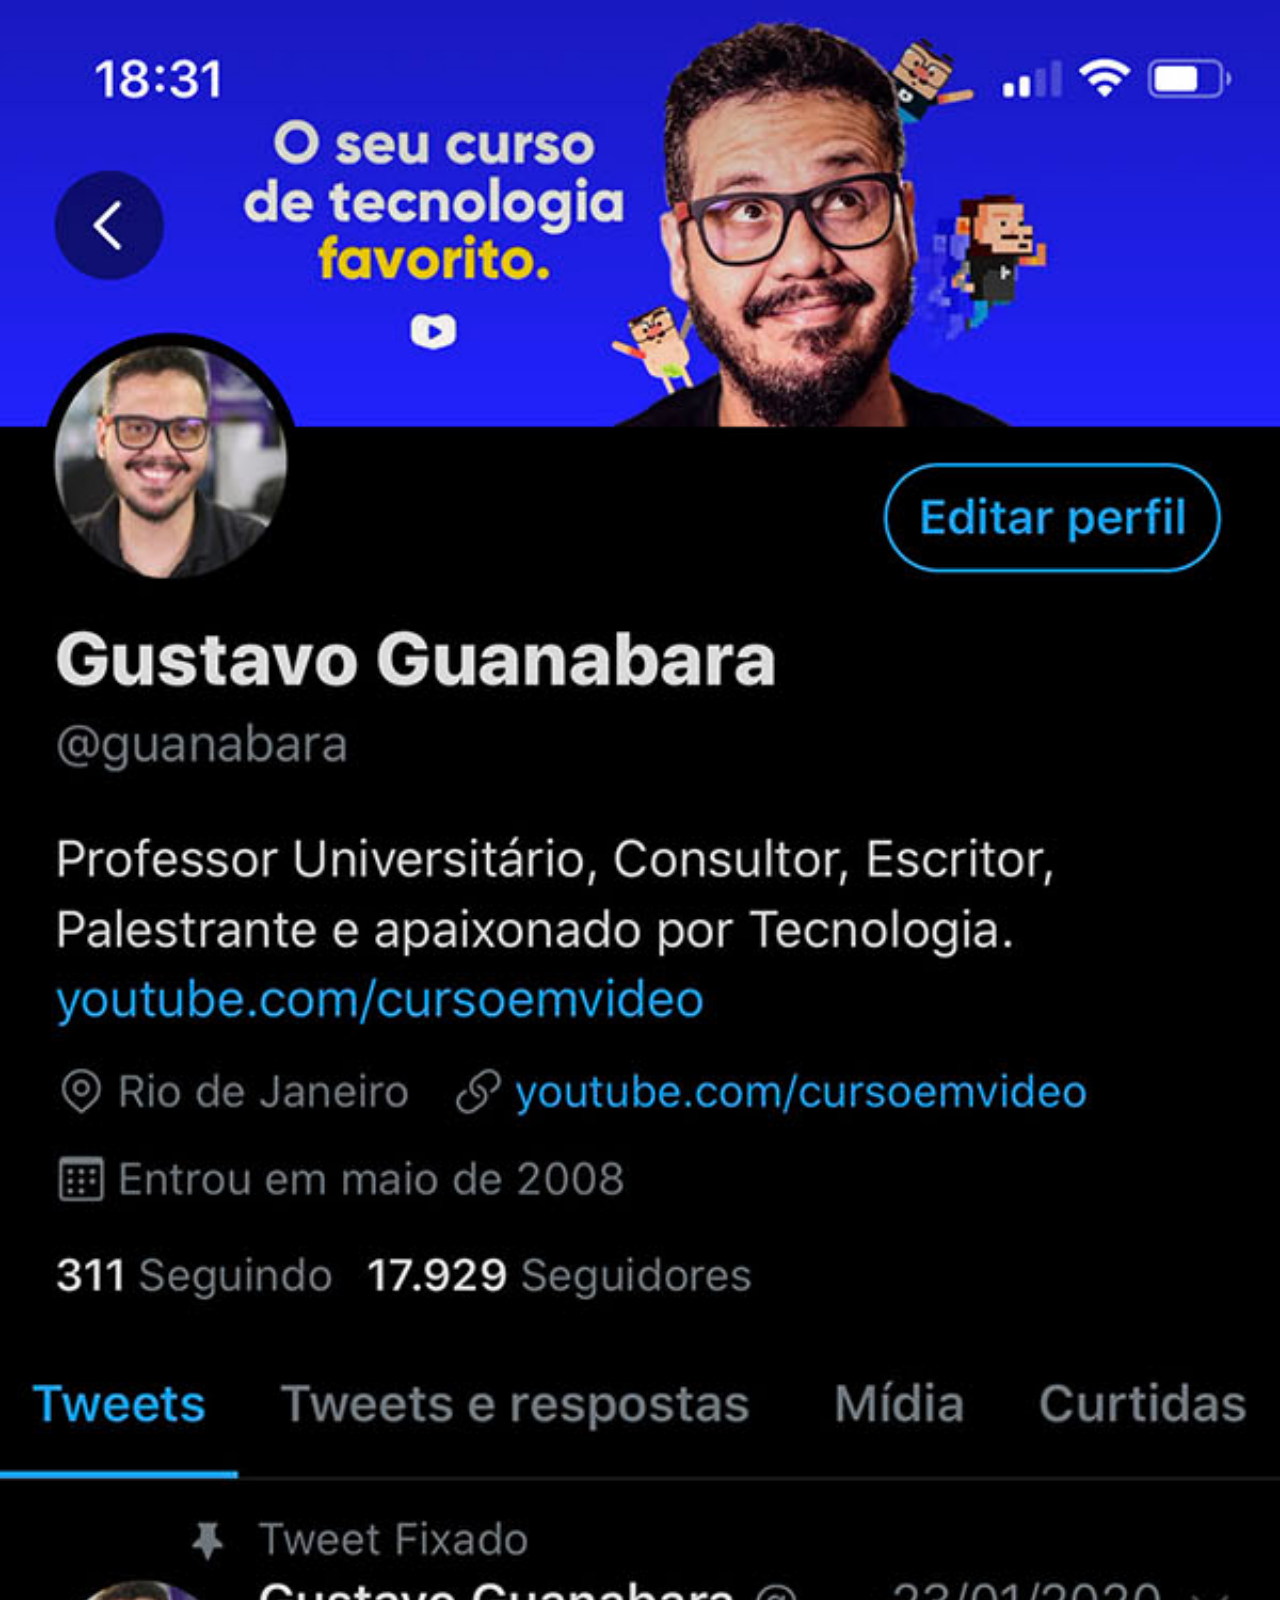
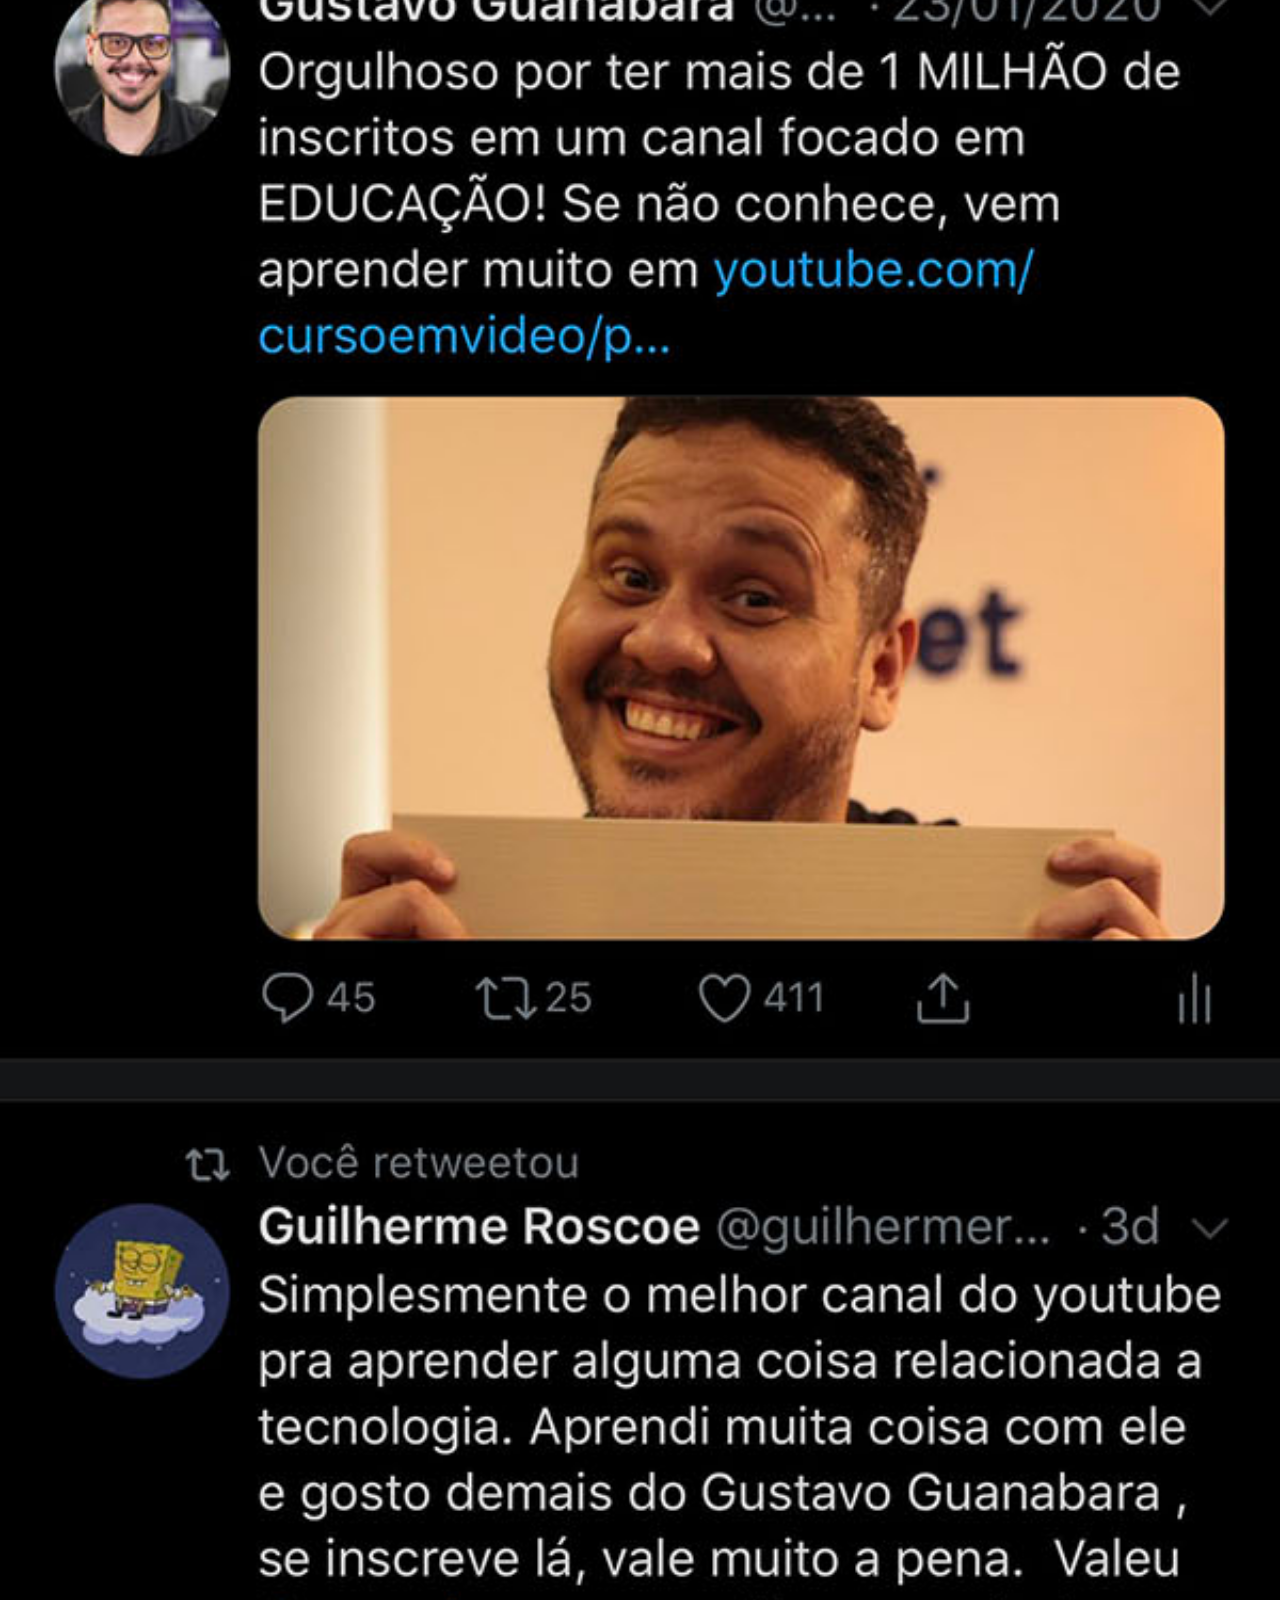
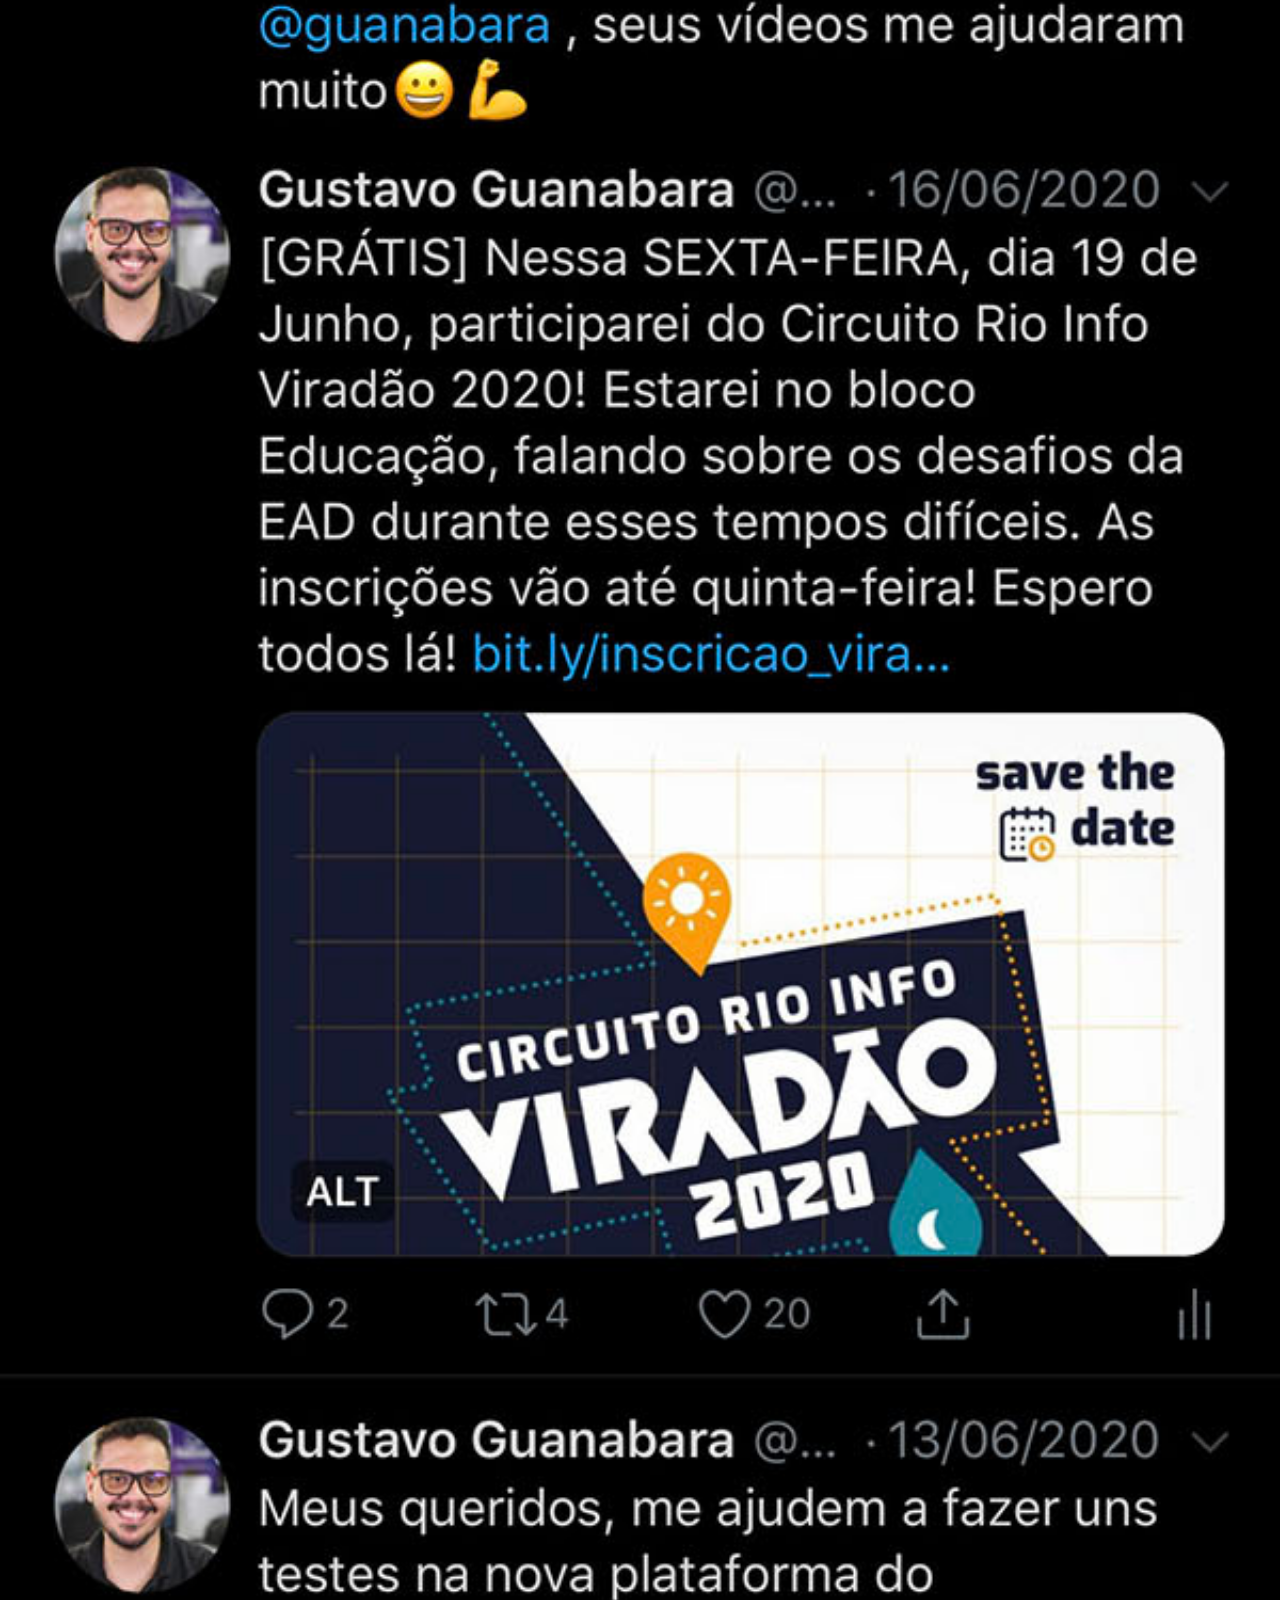
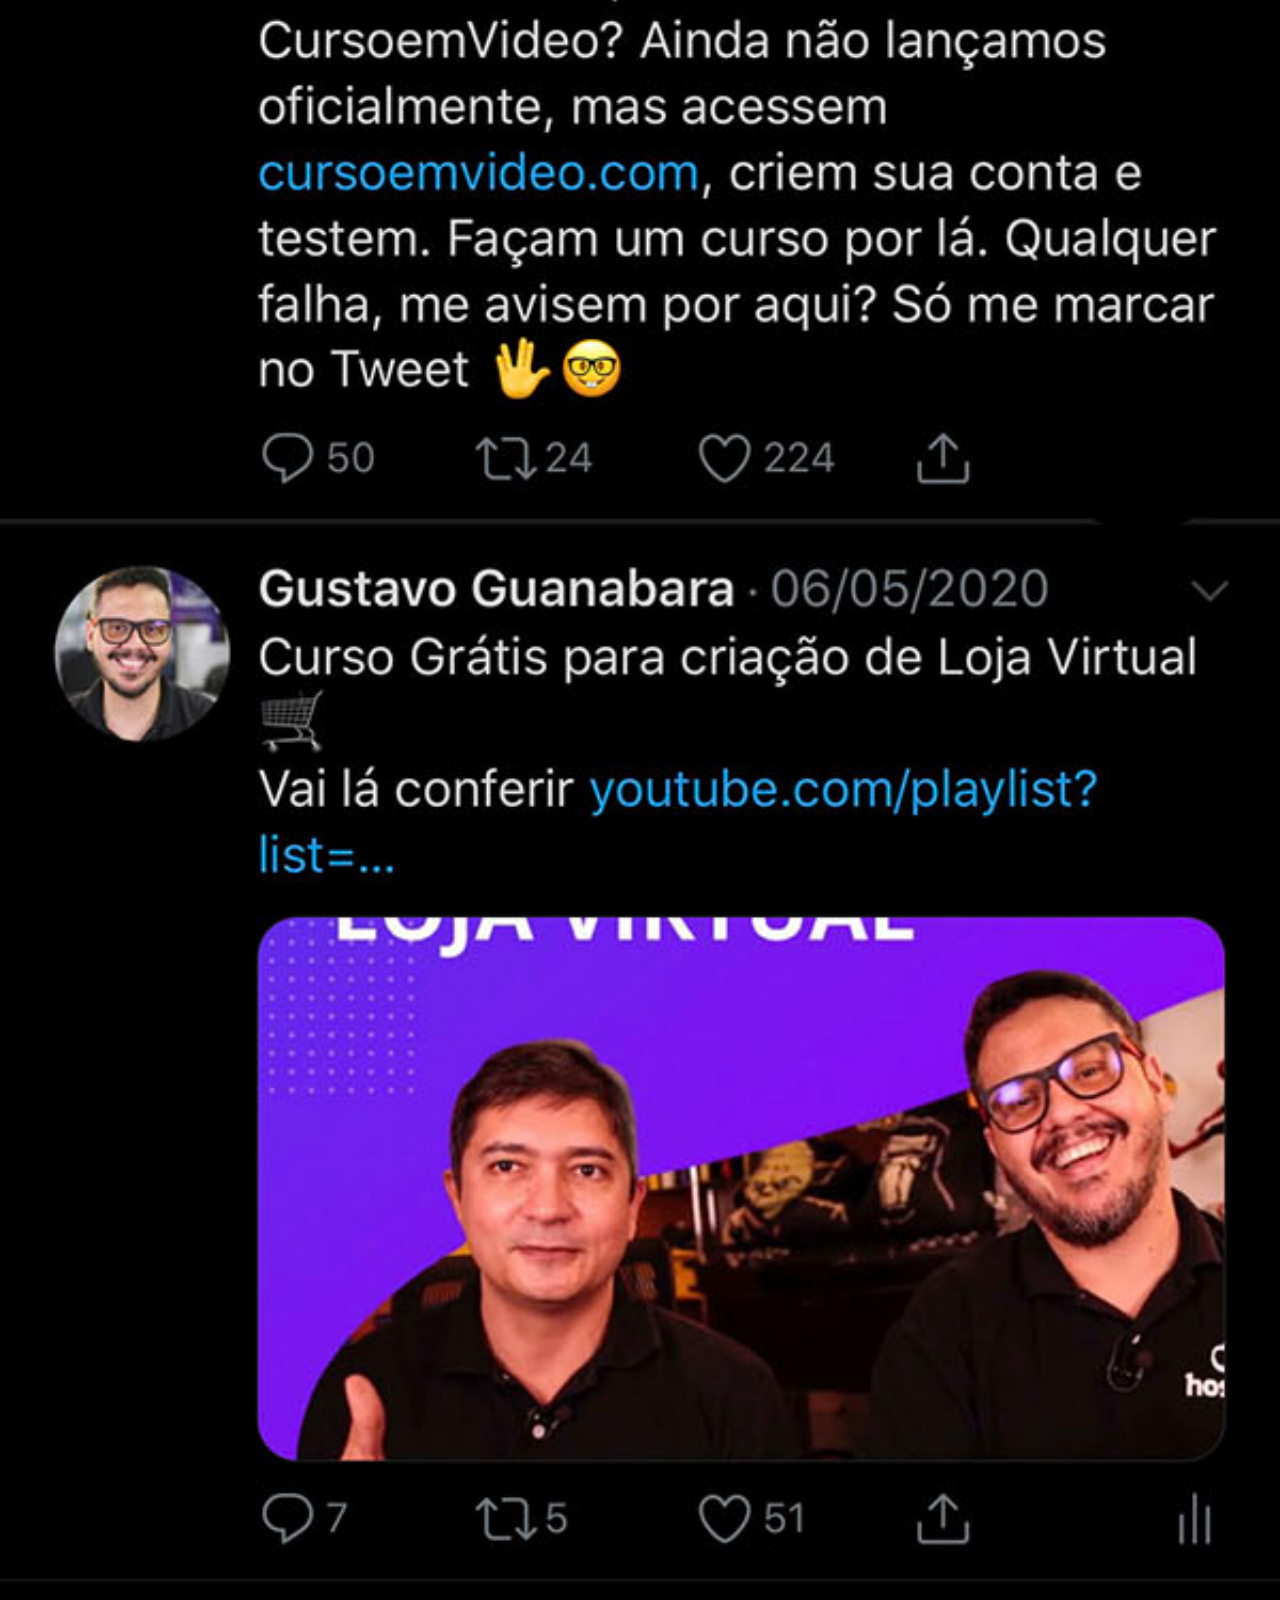
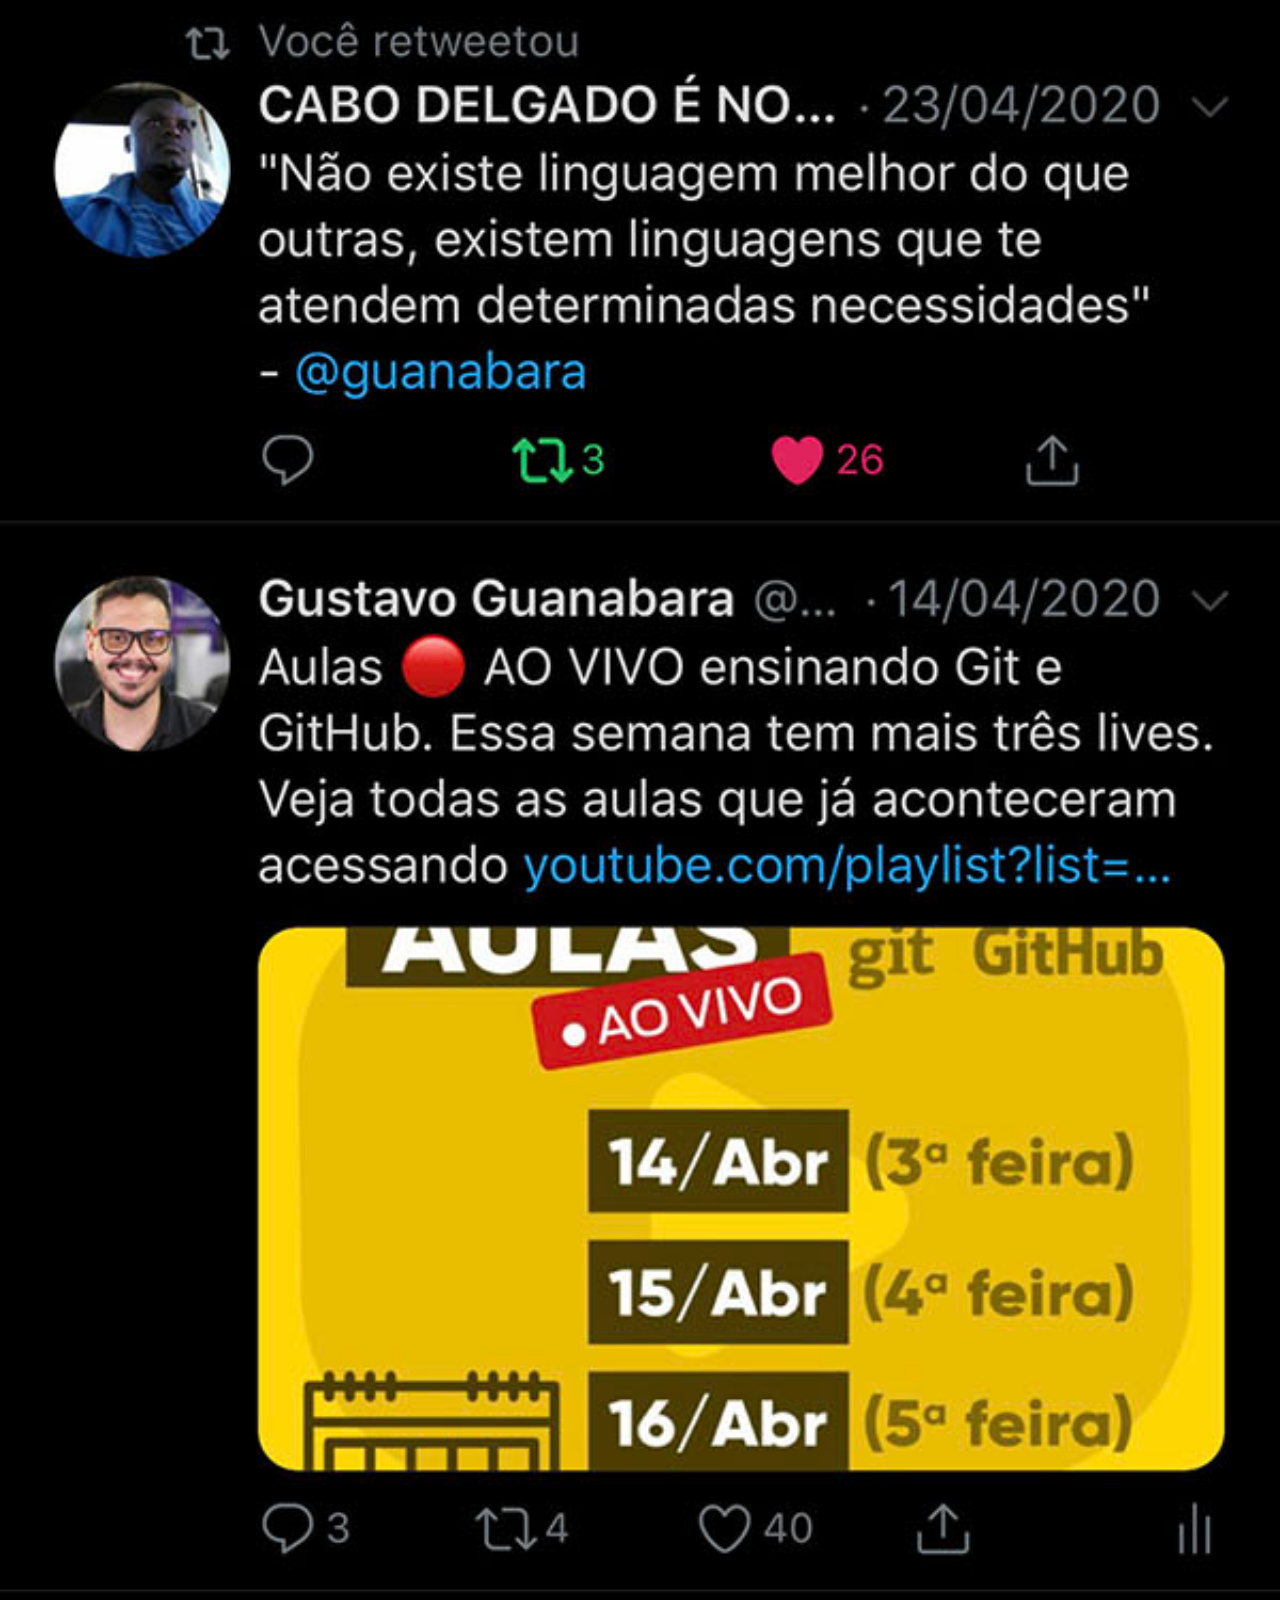
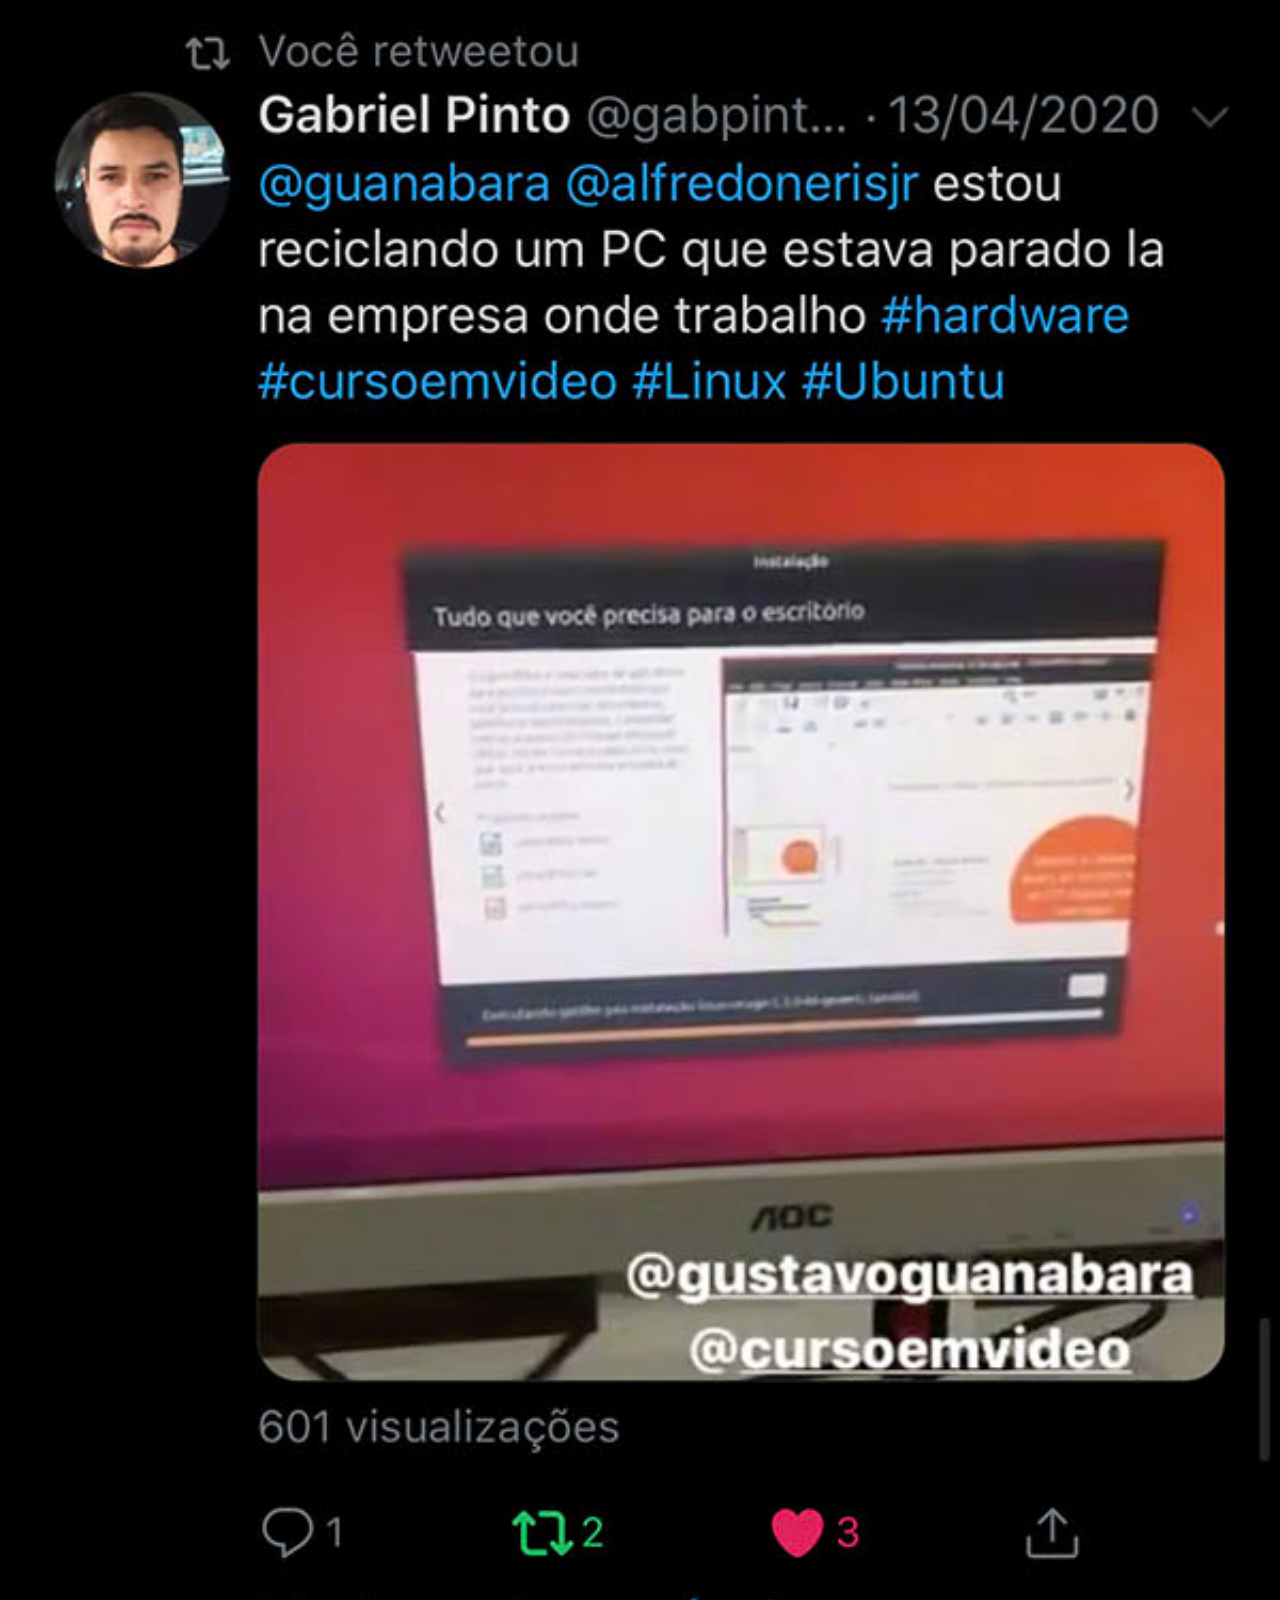
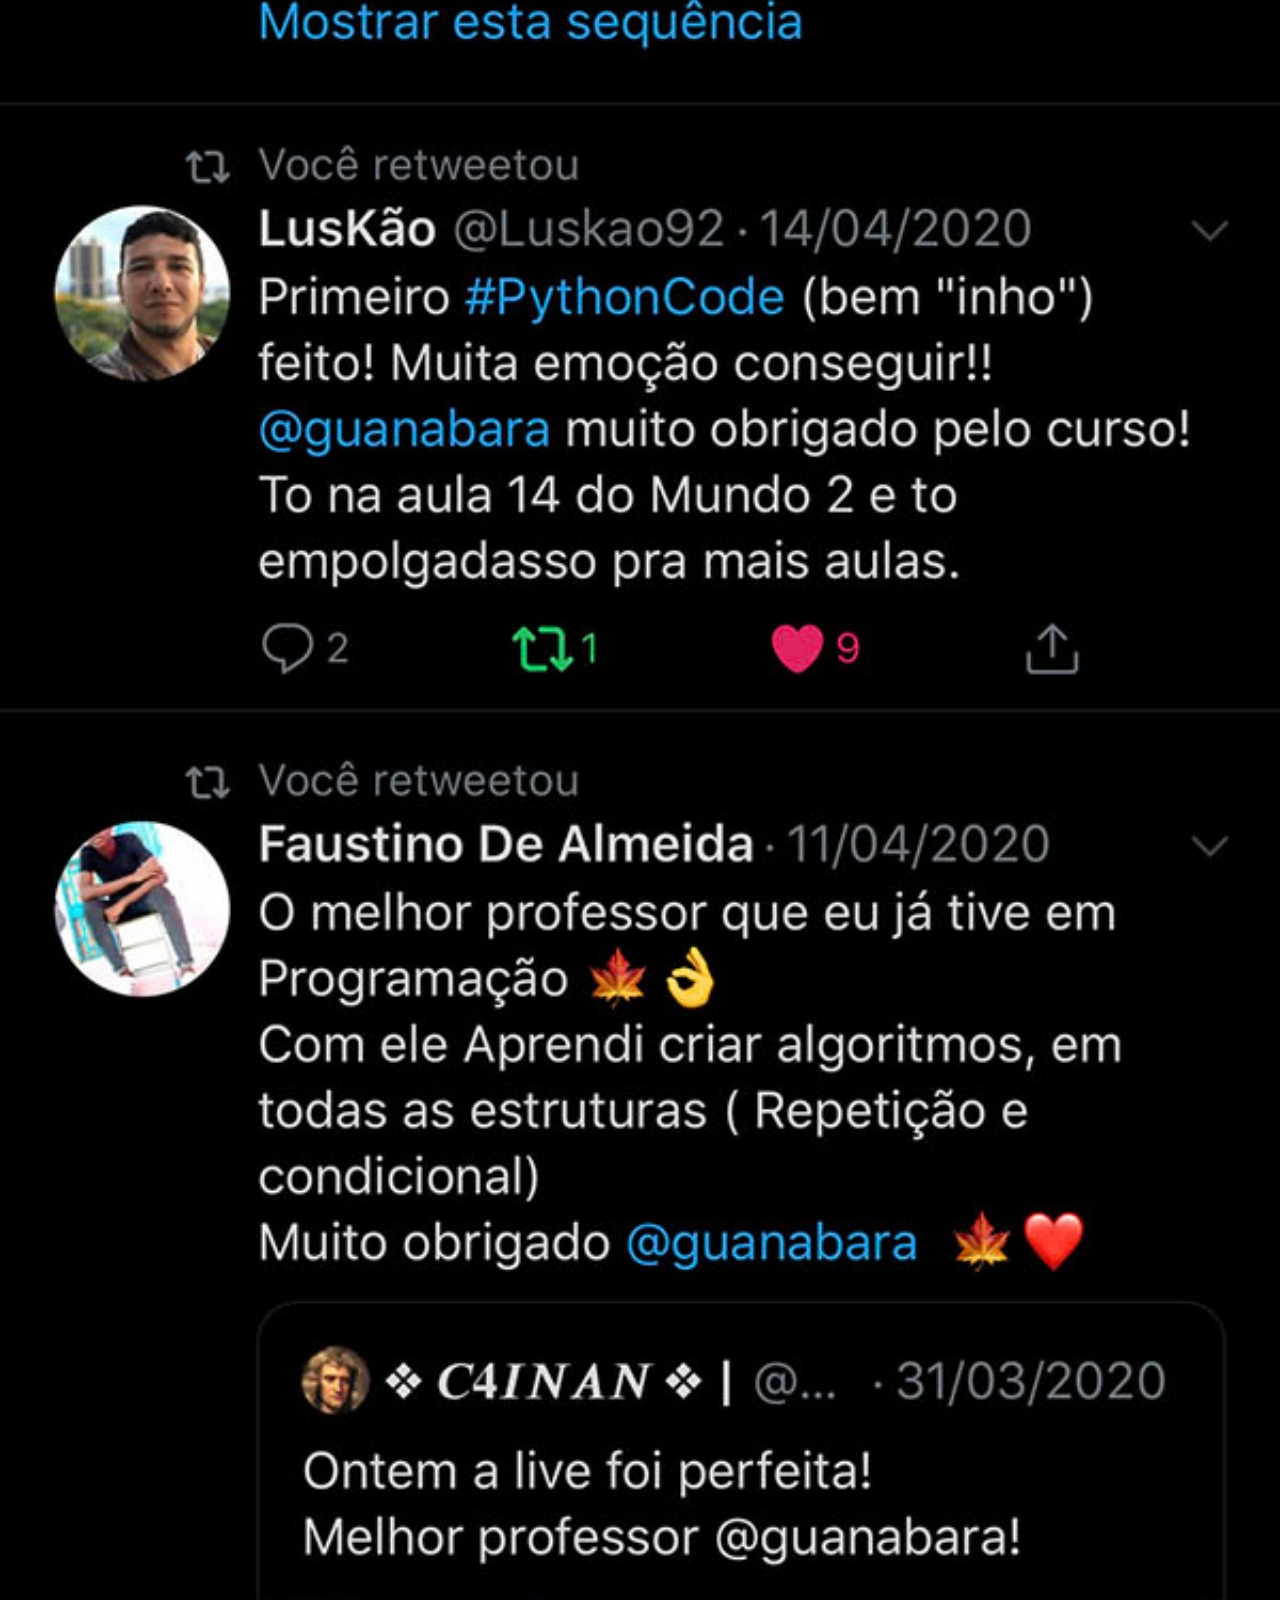
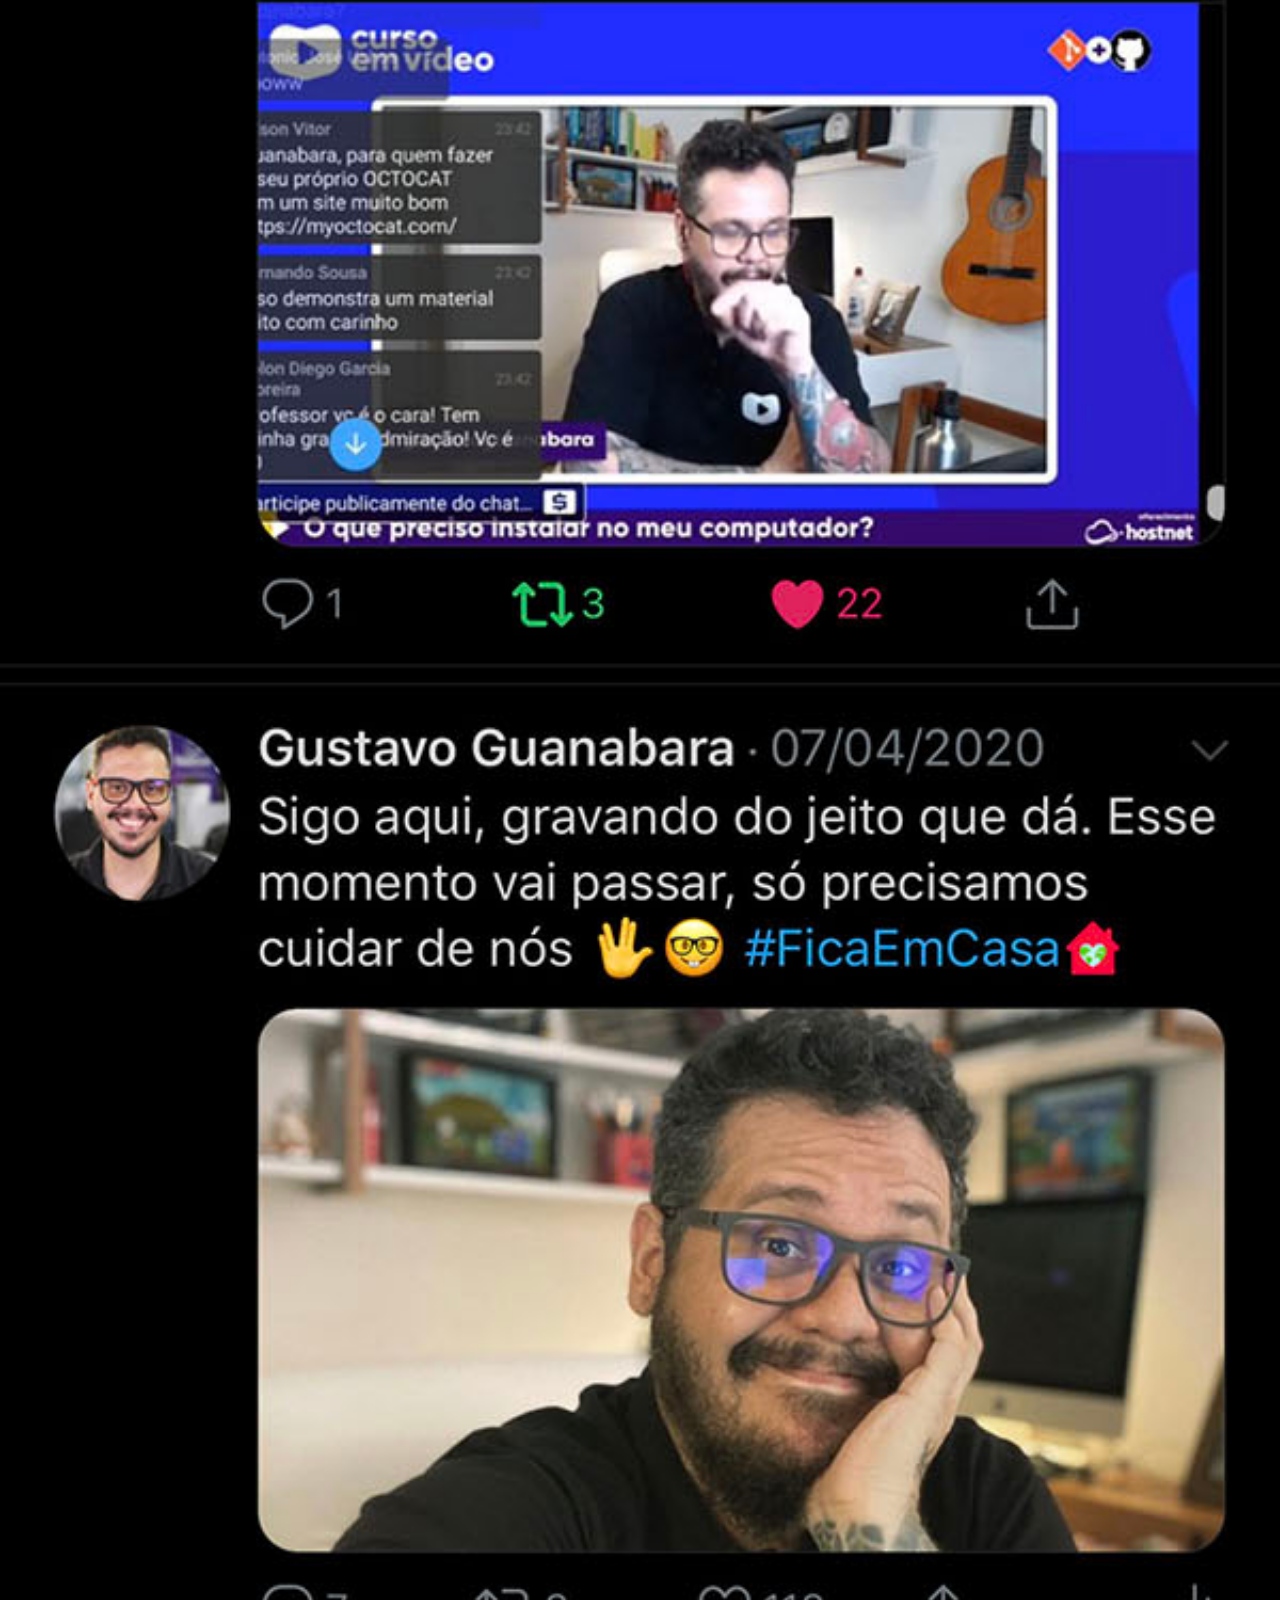
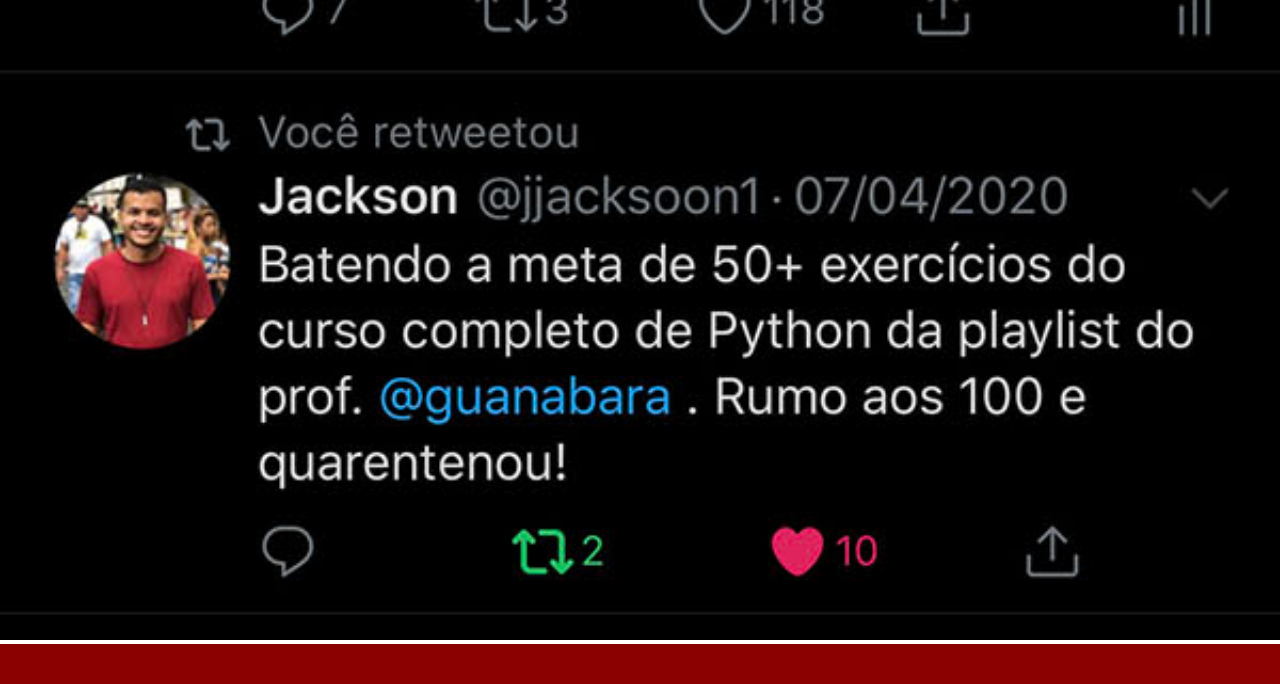
<file: twitter.html>
<!DOCTYPE html>
<html lang="pt-br">
<head>
    <meta charset="UTF-8">
    <meta name="viewport" content="width=device-width, initial-scale=1.0">
    <link rel="stylesheet" href="estilos/social.css">
    <title>Document</title>
</head>
<body>
    <img src="imagens/tela-twitter.jpg" alt="">
    <a href="https://www.twitter.com/guanabara/" target="_blank"></a>
</body>
</html>
</file>
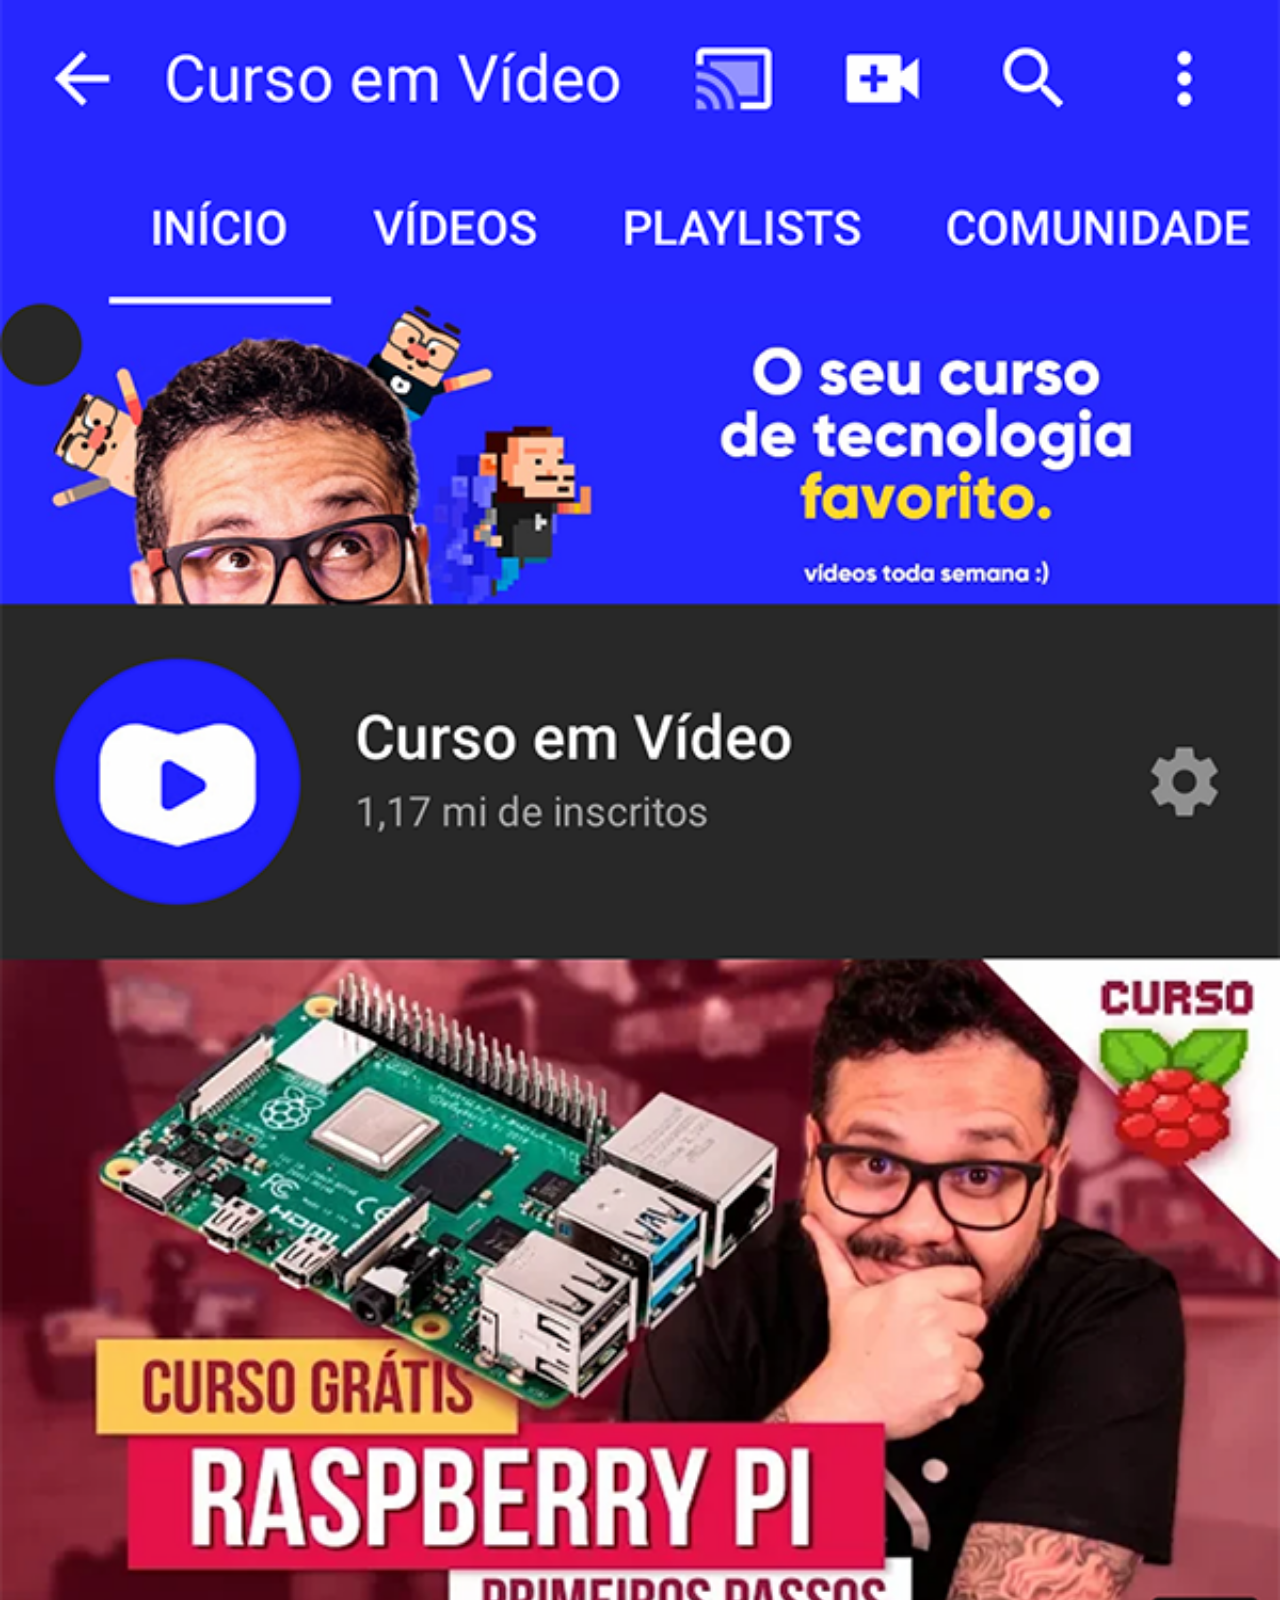
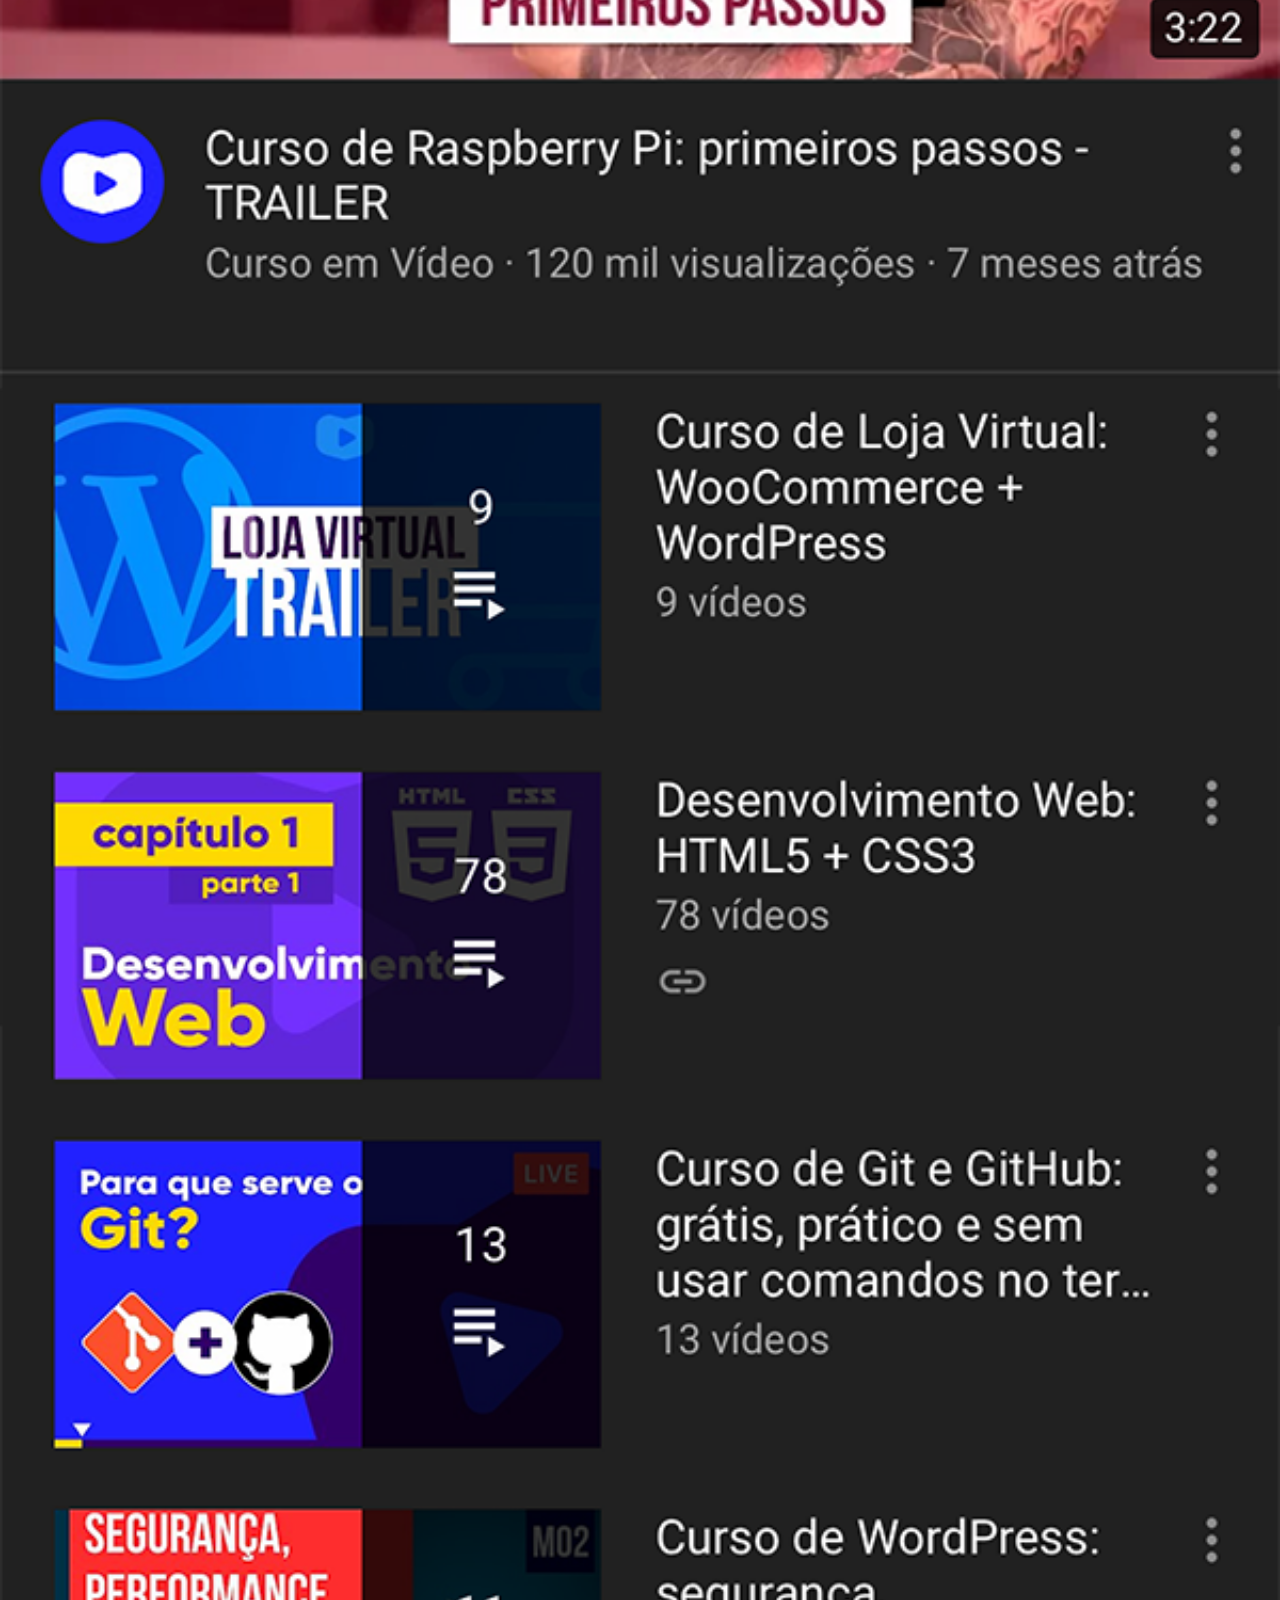
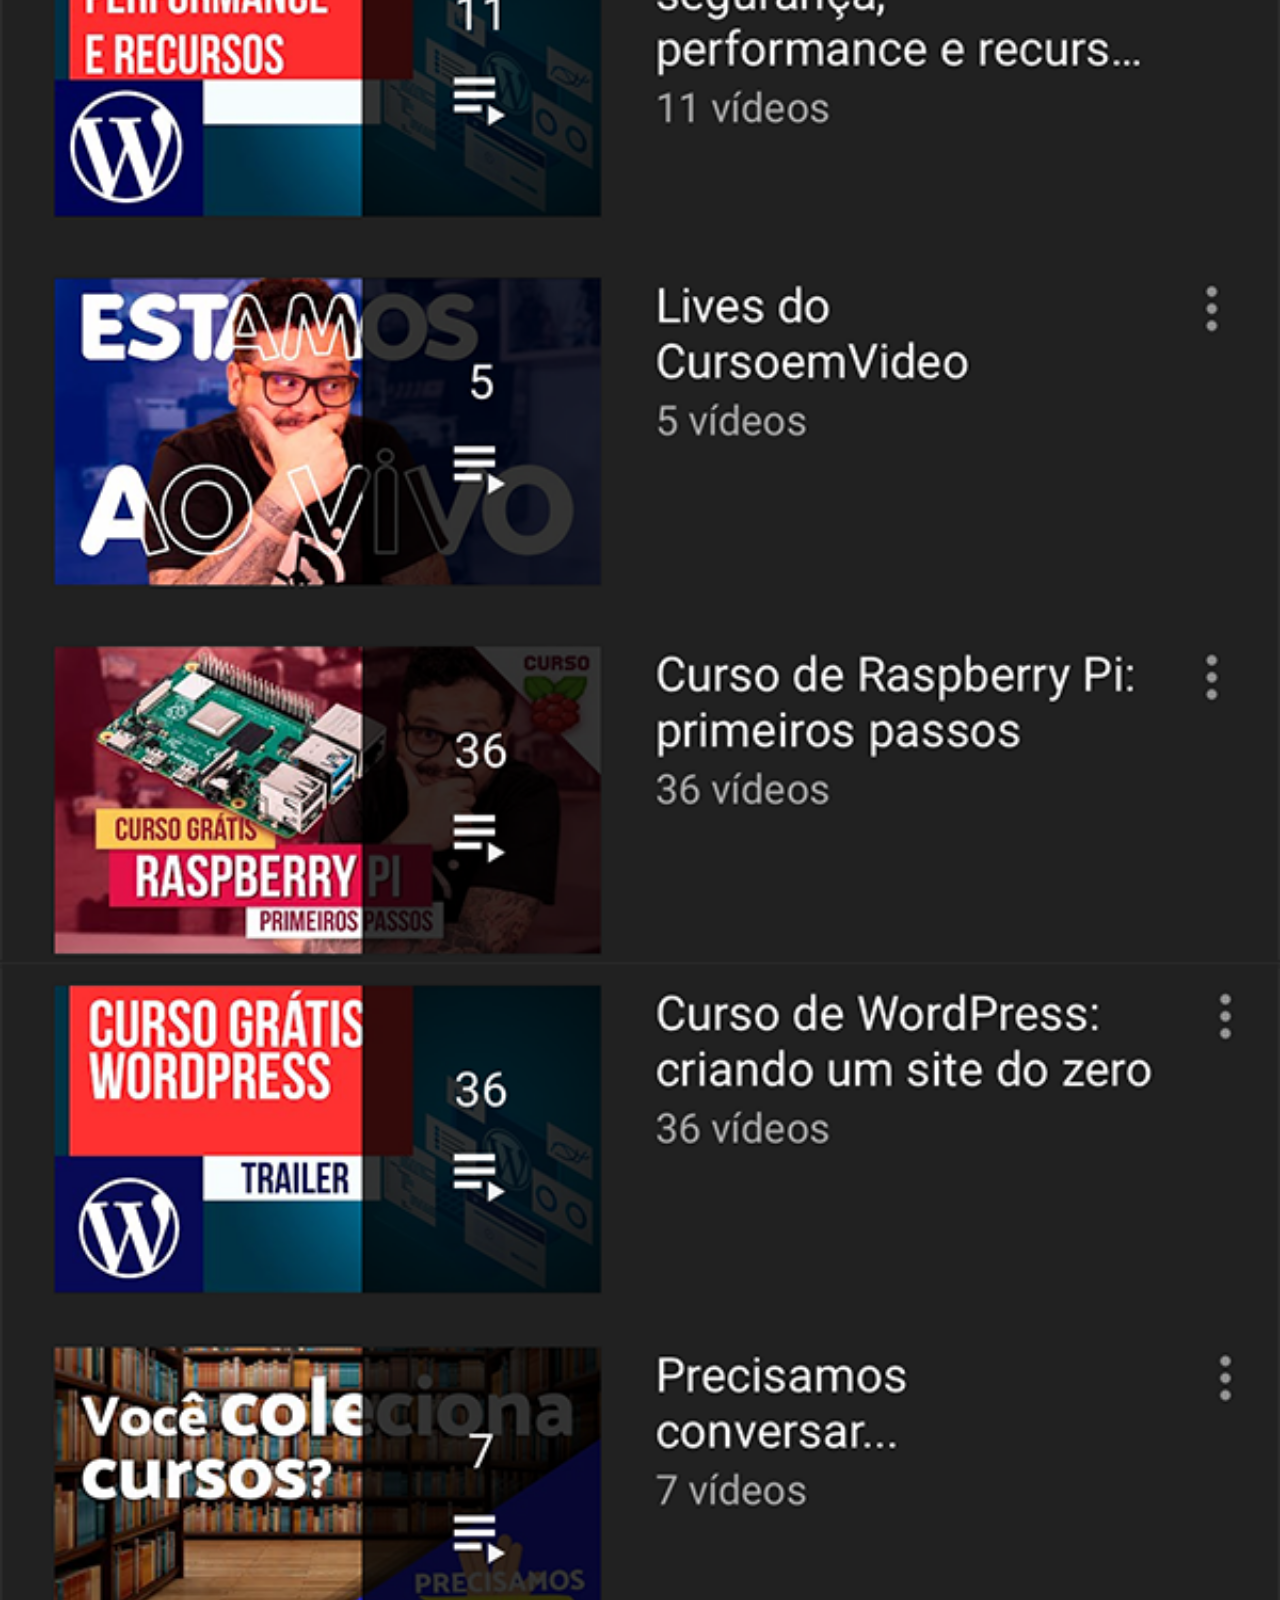
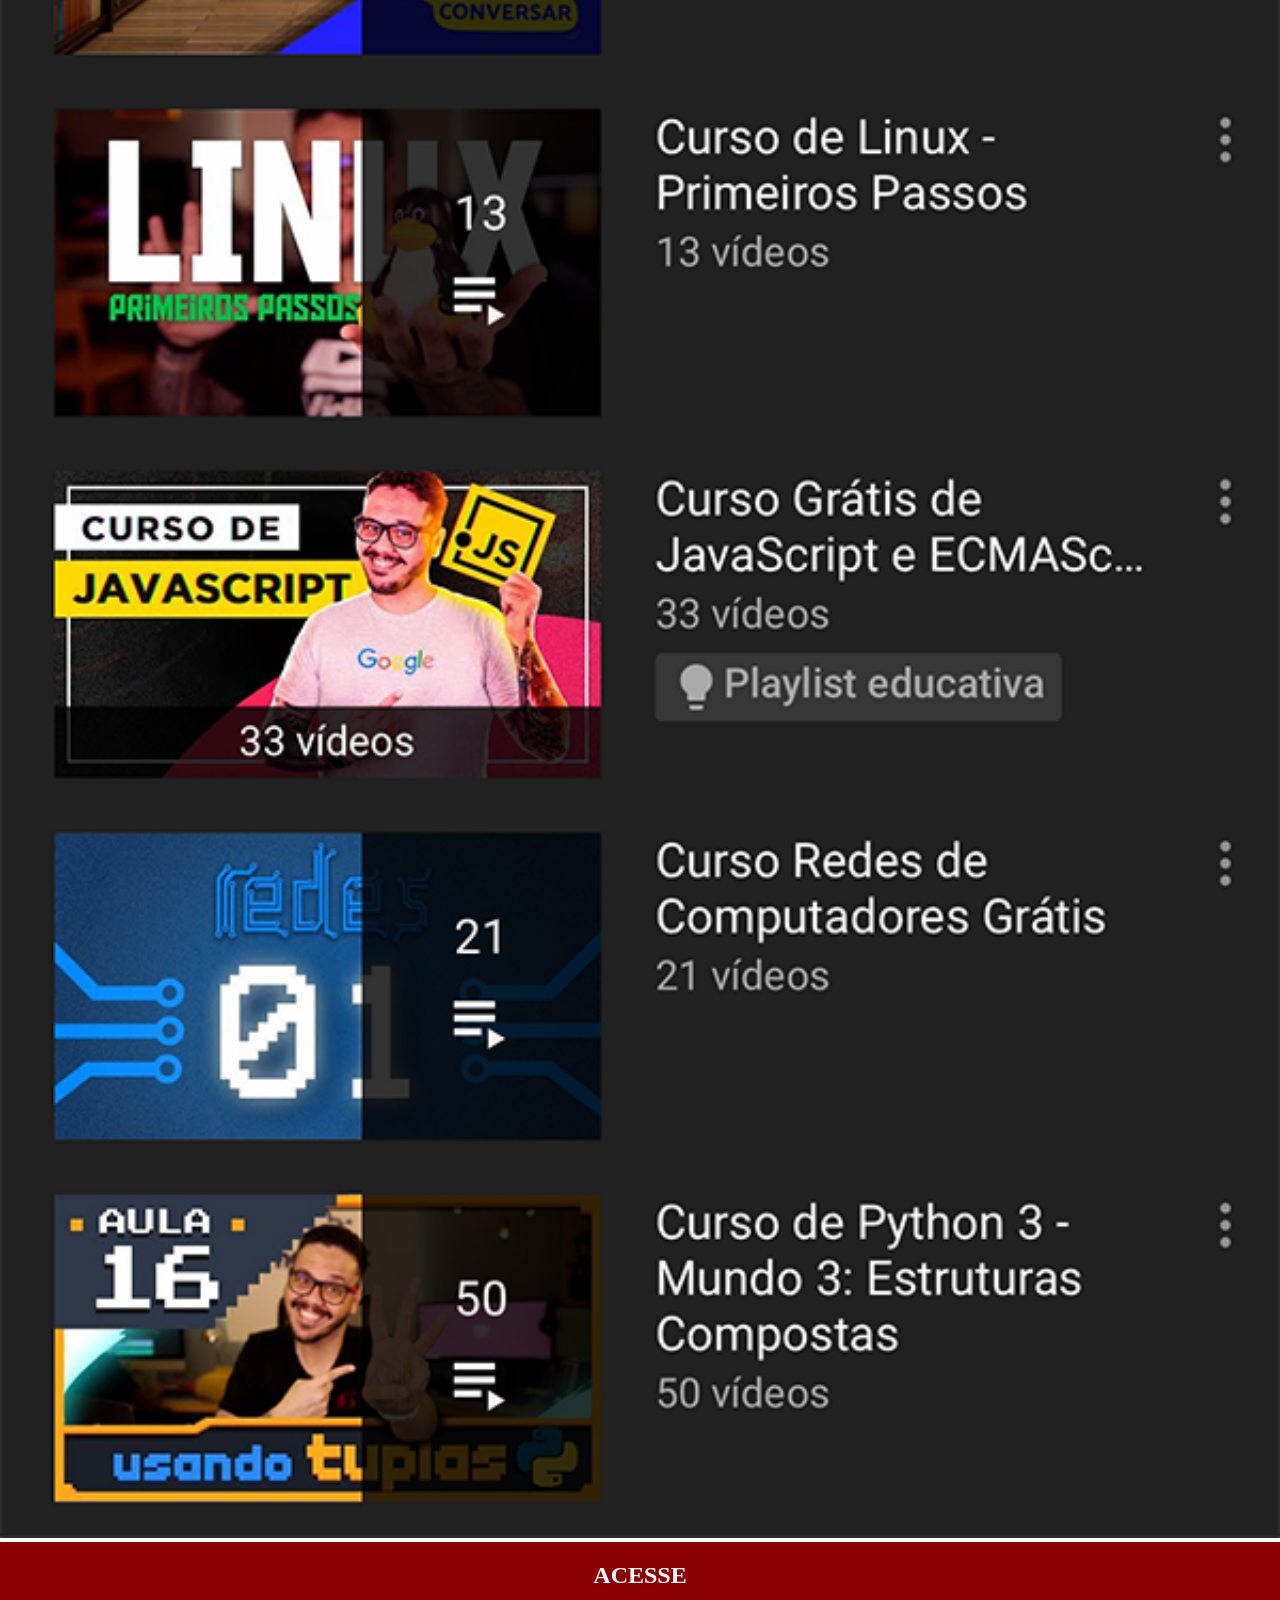
<file: youtube.html>
<!DOCTYPE html>
<html lang="pt-br">
<head>
    <meta charset="UTF-8">
    <meta name="viewport" content="width=device-width, initial-scale=1.0">
    <link rel="stylesheet" href="estilos/social.css">
    <title>Document</title>
</head>
<body>
    <img src="imagens/tela-youtube.png" alt="">
    <a href="https://www.youtube.com/user/cursosemvideo/playlists" target="_blank">ACESSE</a>
</body>
</html>
</file>
<file: estilos/style.css>
@charset "UTF-8";

*{
    padding: 0px;
    margin: 0px;
}

html, body{
    min-height: 100vh;
    min-width: 100vw;
    background-color: black;
}

main{
    position: relative;
    background-color: green;
    min-height: 100vh;
    min-width: 100vw;
    background-image: url(../imagens/fundo-madeira.jpg);
    background-position: center center;
    background-size: cover;
    background-repeat: no-repeat;
    background-attachment: fixed;
}

section#celular{
    position: absolute;
    top: 50%;
    left: 50%;
    transform: translate(-50%, -50%);

    background-image: url(../imagens/frame-iphone.png);
    background-repeat: no-repeat;

    width: 308px;
    height: 630px;

}

iframe#tela{
    position: absolute;
    top: 80px;
    left: 20px;
    width: 269px;
    height: 472px;
}

section#redes-sociais{
    text-align: right;
}
section#redes-sociais img{
    width: 55px;
    margin: 10px;
    border-radius: 50%;
    box-shadow: 5px 5px 10px rgba(0, 0, 0, 0.726);
    box-sizing: border-box;
}

section#redes-sociais img:hover{
    border: 3px solid white;
    transform: translate(-4px, -4px);
    box-shadow: 5px 5px 10px black;
    transition: border 0.5s, trasnform 0.5s;

    
}
</file>
<file: estilos/social.css>
@charset "UTF-8";

*{
            padding: 0px;
            margin: 0px;
        }
        ::-webkit-scrollbar{
            height: 0px;
            width: 0px;
        }

        img{
            width: 100vw;
        }
        a{
            display: block;
            background-color: darkred;
            padding: 20px;
            text-align: center;
            color: white;
            text-decoration: none;
            font-weight: bolder;
            font-size: 1.5em;
        }

        a:hover{
            background-color: red;
        }
</file>
